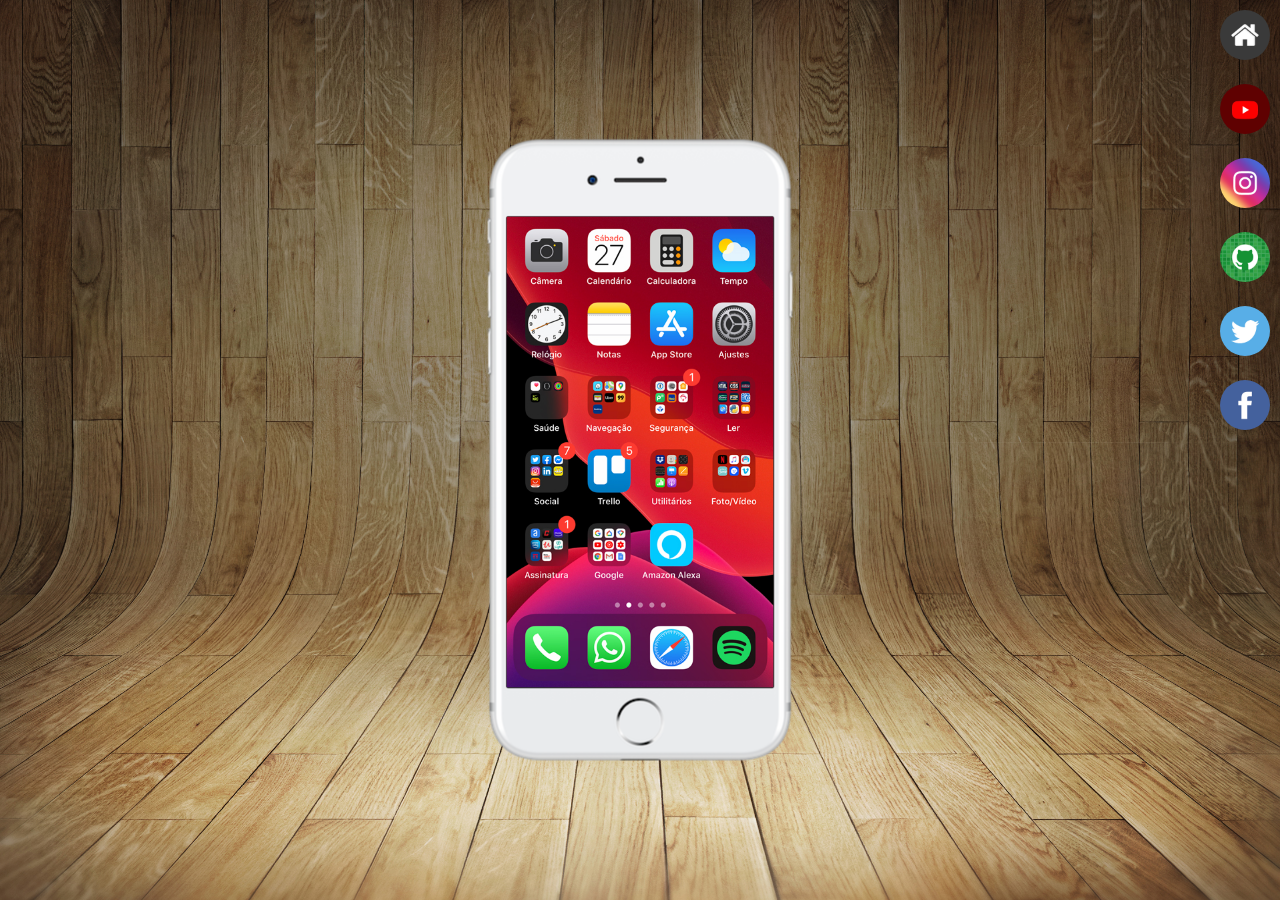
<file: index.html>
<!DOCTYPE html>
<html lang="pt-br">
<head>
    <meta charset="UTF-8">
    <meta name="viewport" content="width=device-width, initial-scale=1.0">
    <title>Projeto Redes Socias</title>
    <link rel="stylesheet" href="style.css">
    <link rel="stylesheet icon" href="favicon.ico" type="image/x-icon">
</head>
<body>
    <main>
        <section id="telefone">
            <iframe src="home.html" name="tela" id="tela" frameborder="0"></iframe>
            

        </section>
        <section id="redes-sociais">
            <a href="home.html" target="tela"><img src="imagens/logo-home.jpg" alt="Home"></a> <br>
            <a href="youtube.html" target="tela"><img src="imagens/logo-youtube.jpg" alt="Youtube"></a> <br>
            <a href="instagram.html" target="tela"><img src="imagens/logo-instagram.jpg" alt="Instagram"></a> <br>
            <a href="github.html" target="tela"><img src="imagens/logo-github.jpg" alt="GitHub"></a> <br>
            <a href="twitter.html" target="tela"><img src="imagens/logo-twitter.jpg" alt="Twitter"></a> <br>
            <a href="facebook.html" target="tela"><img src="imagens/logo-facebook.jpg" alt="Facebook"></a> 

        </section>
    </main>
  
</body>
</html>
</file>
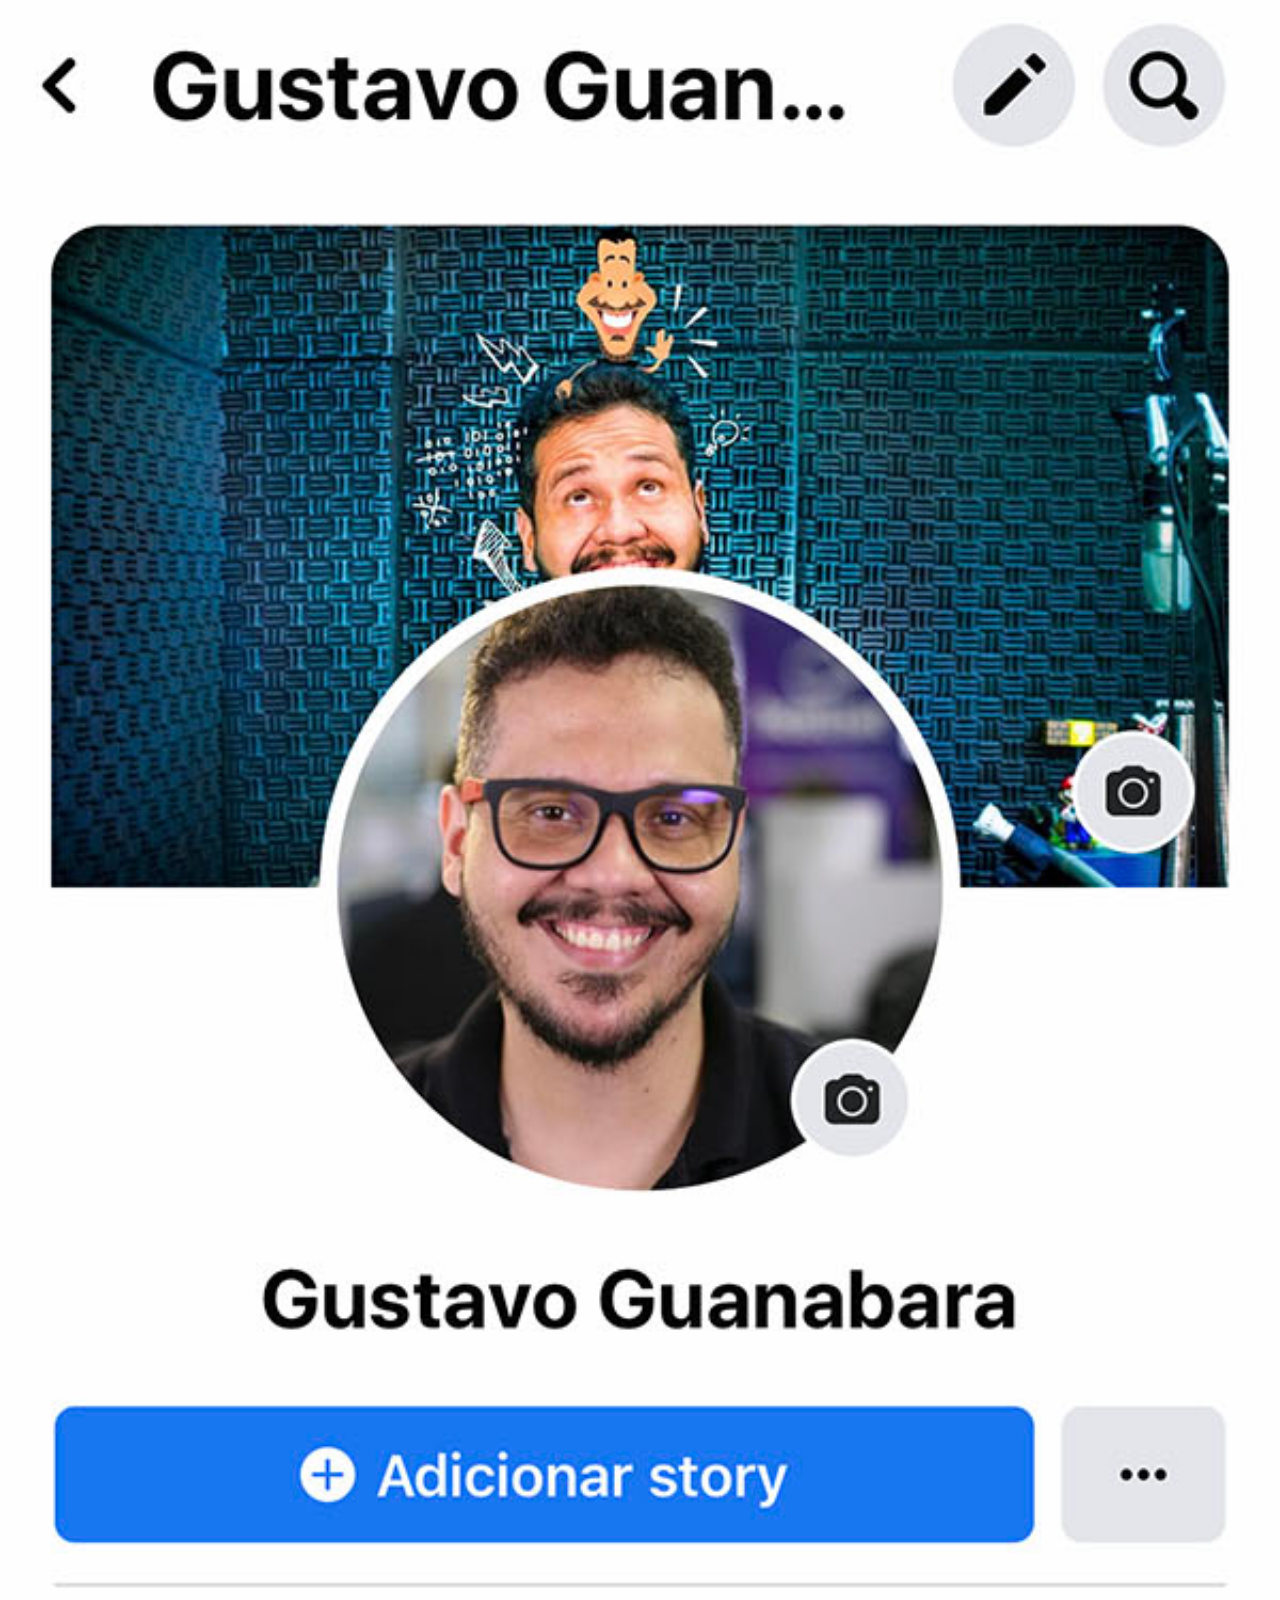
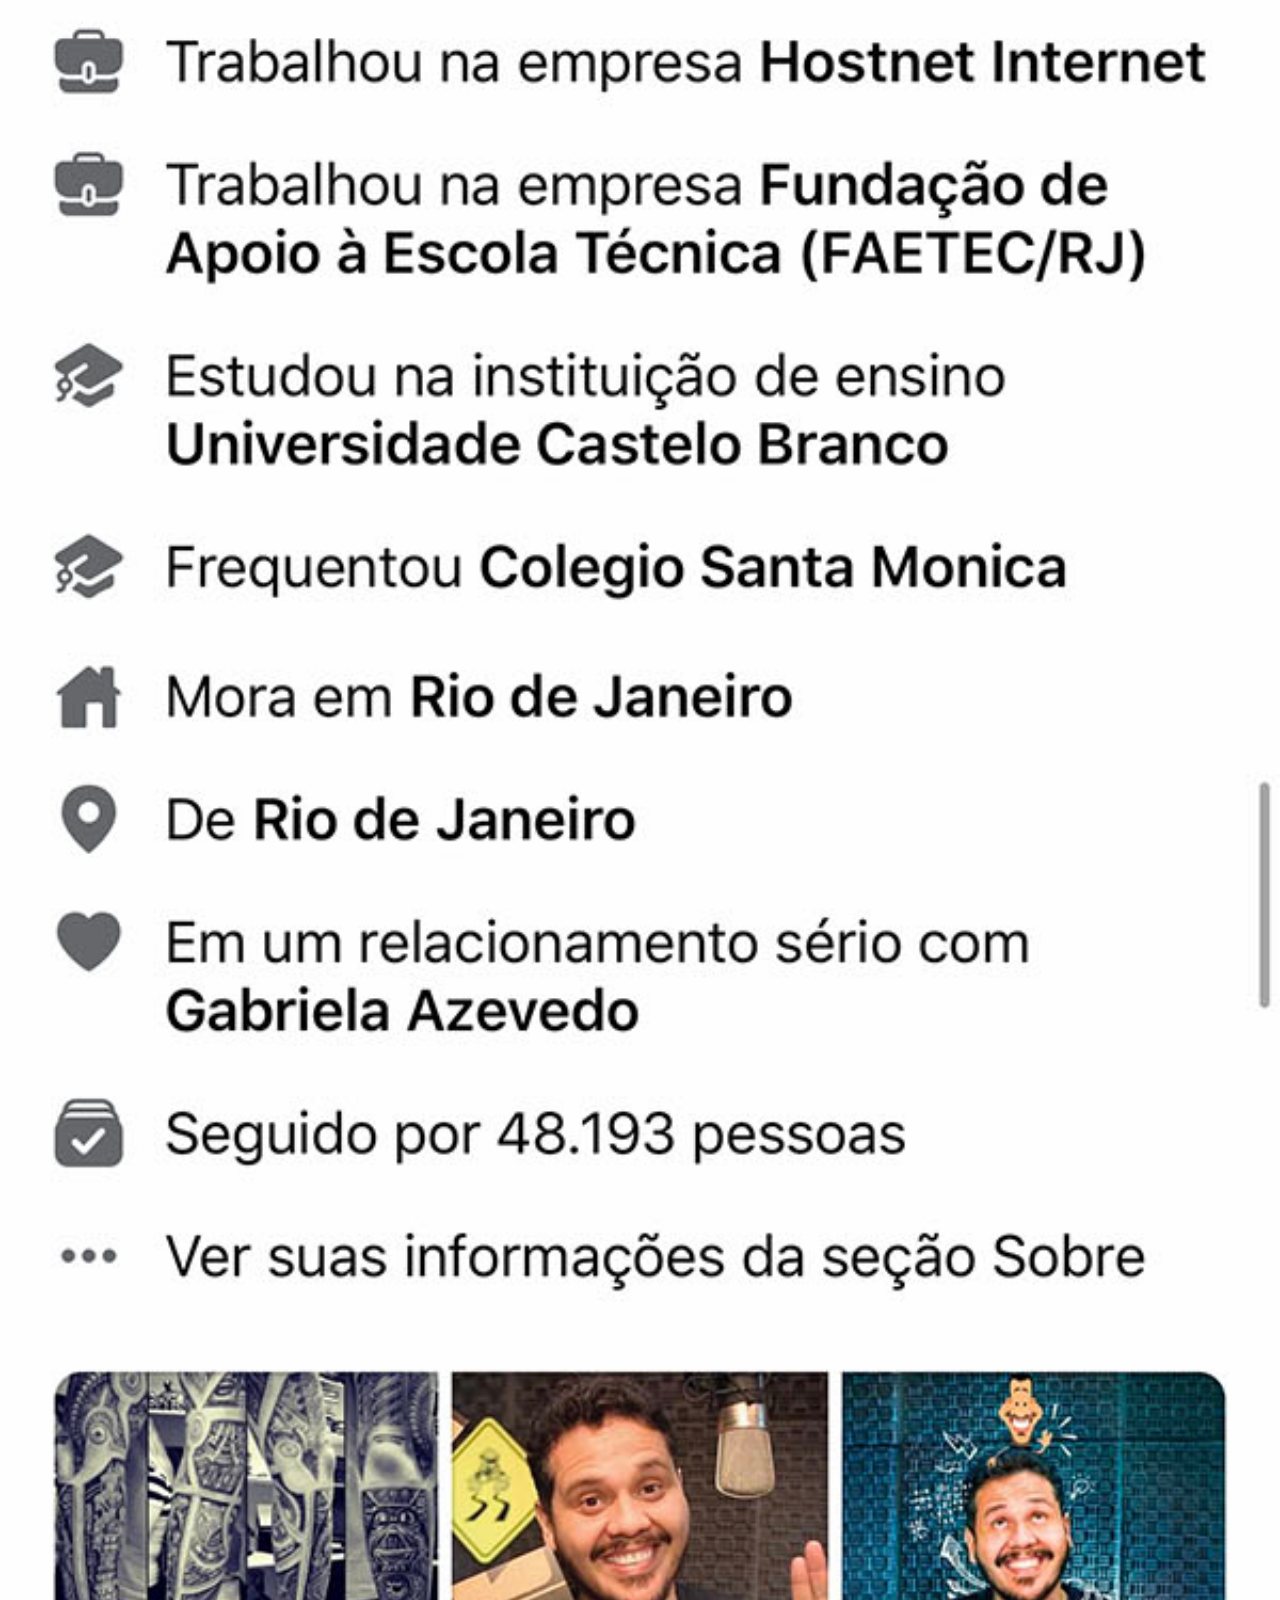
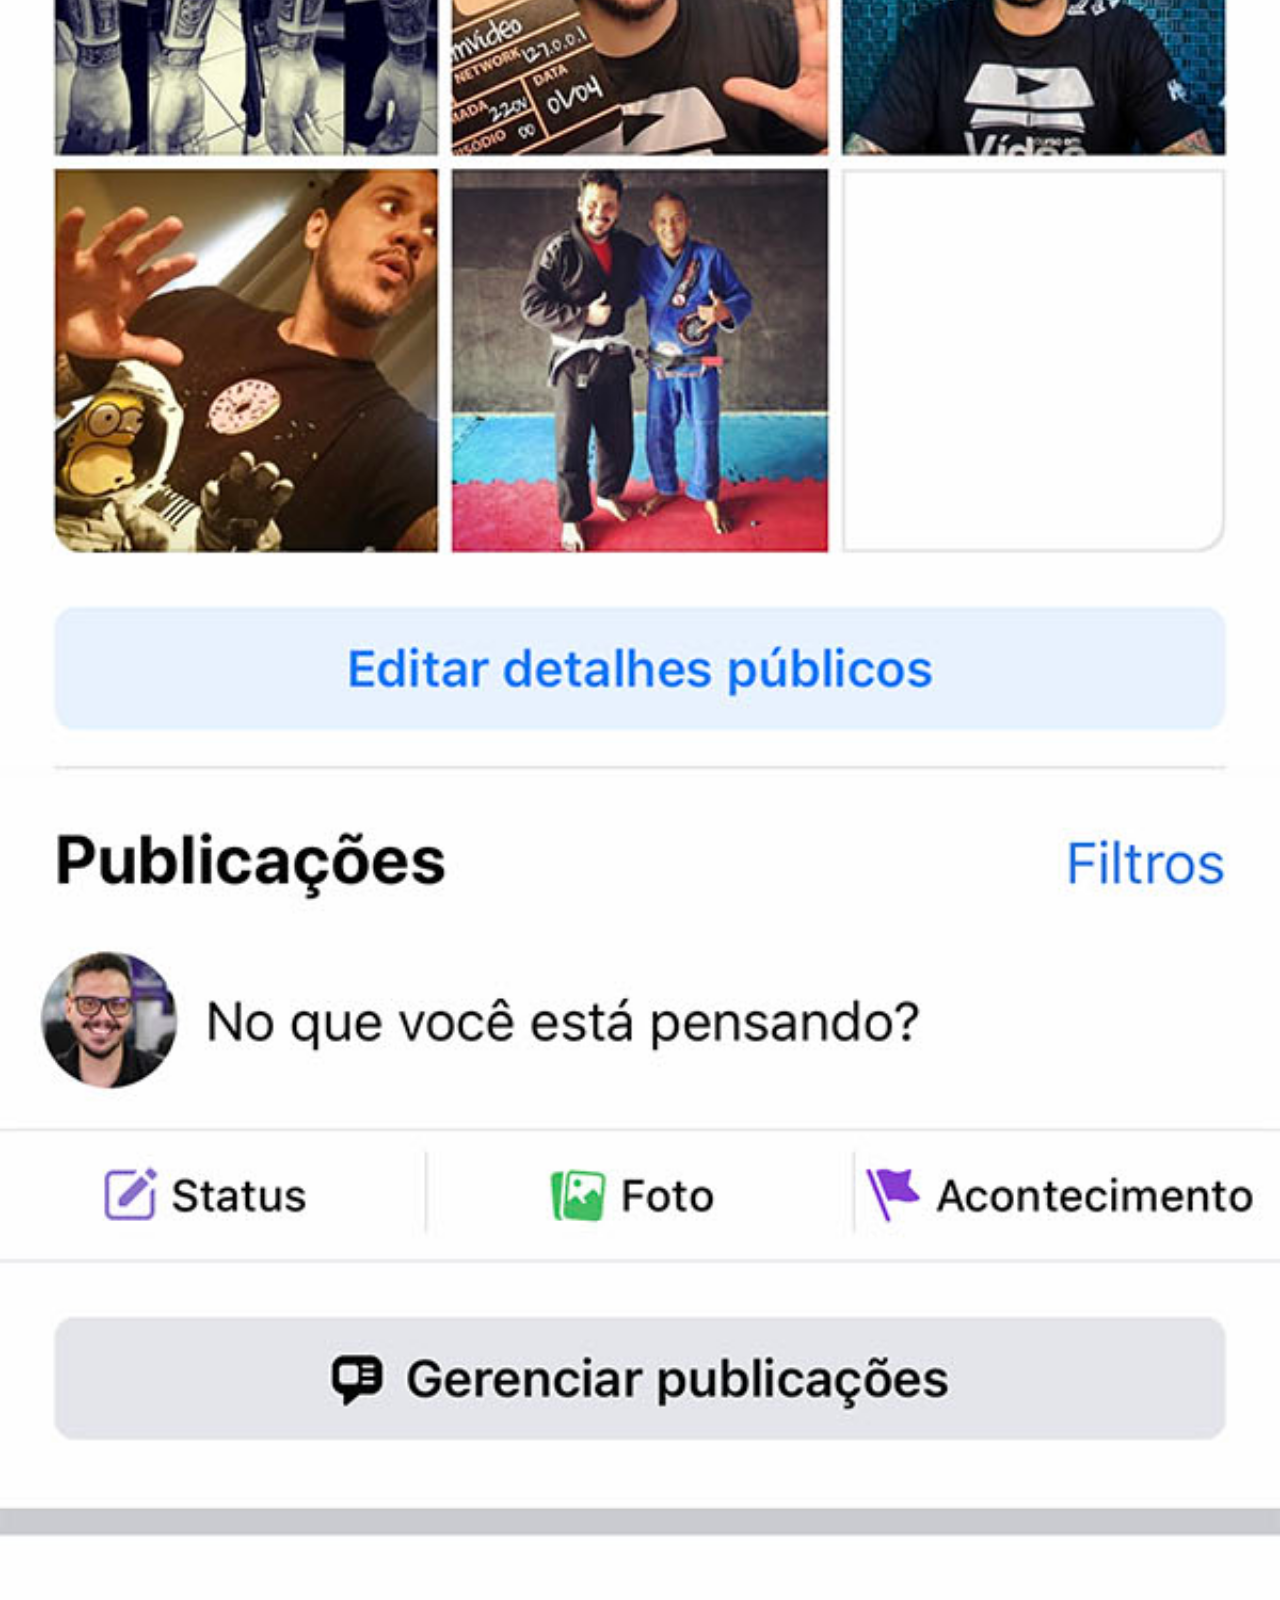
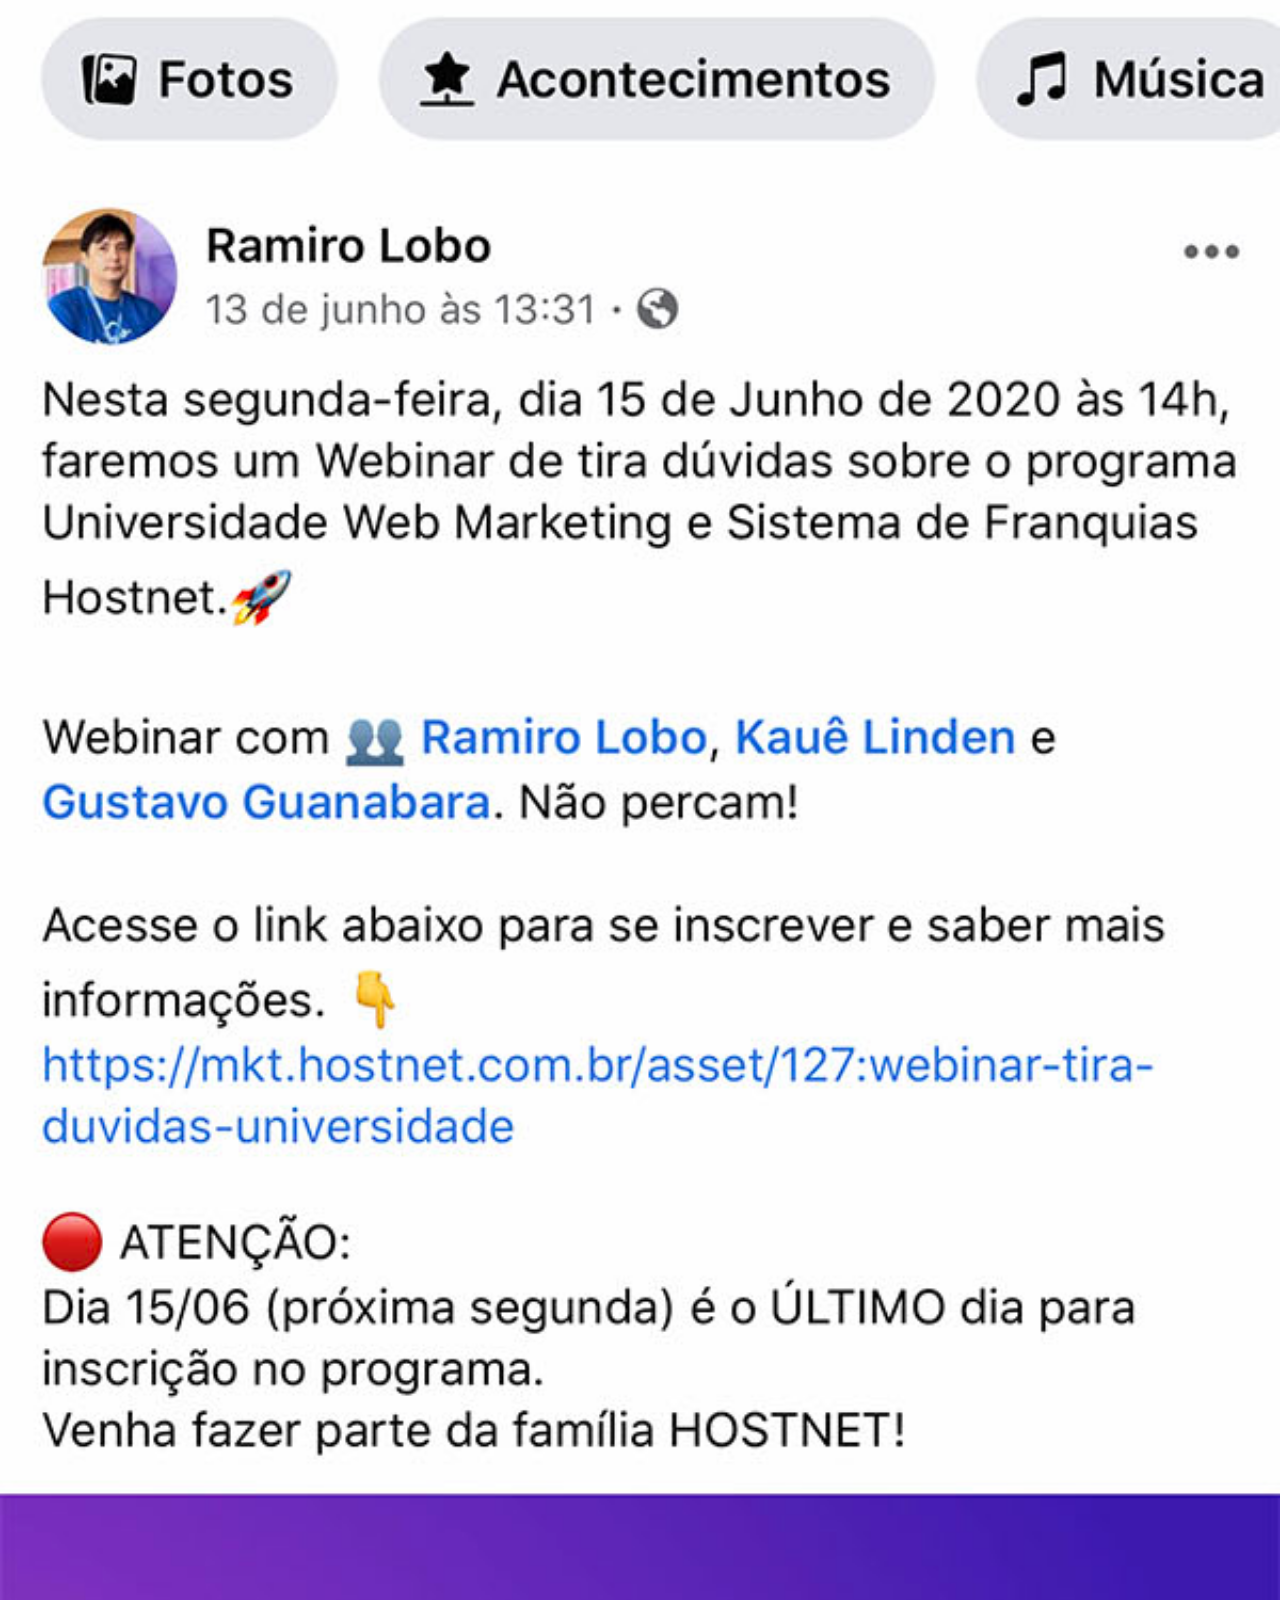
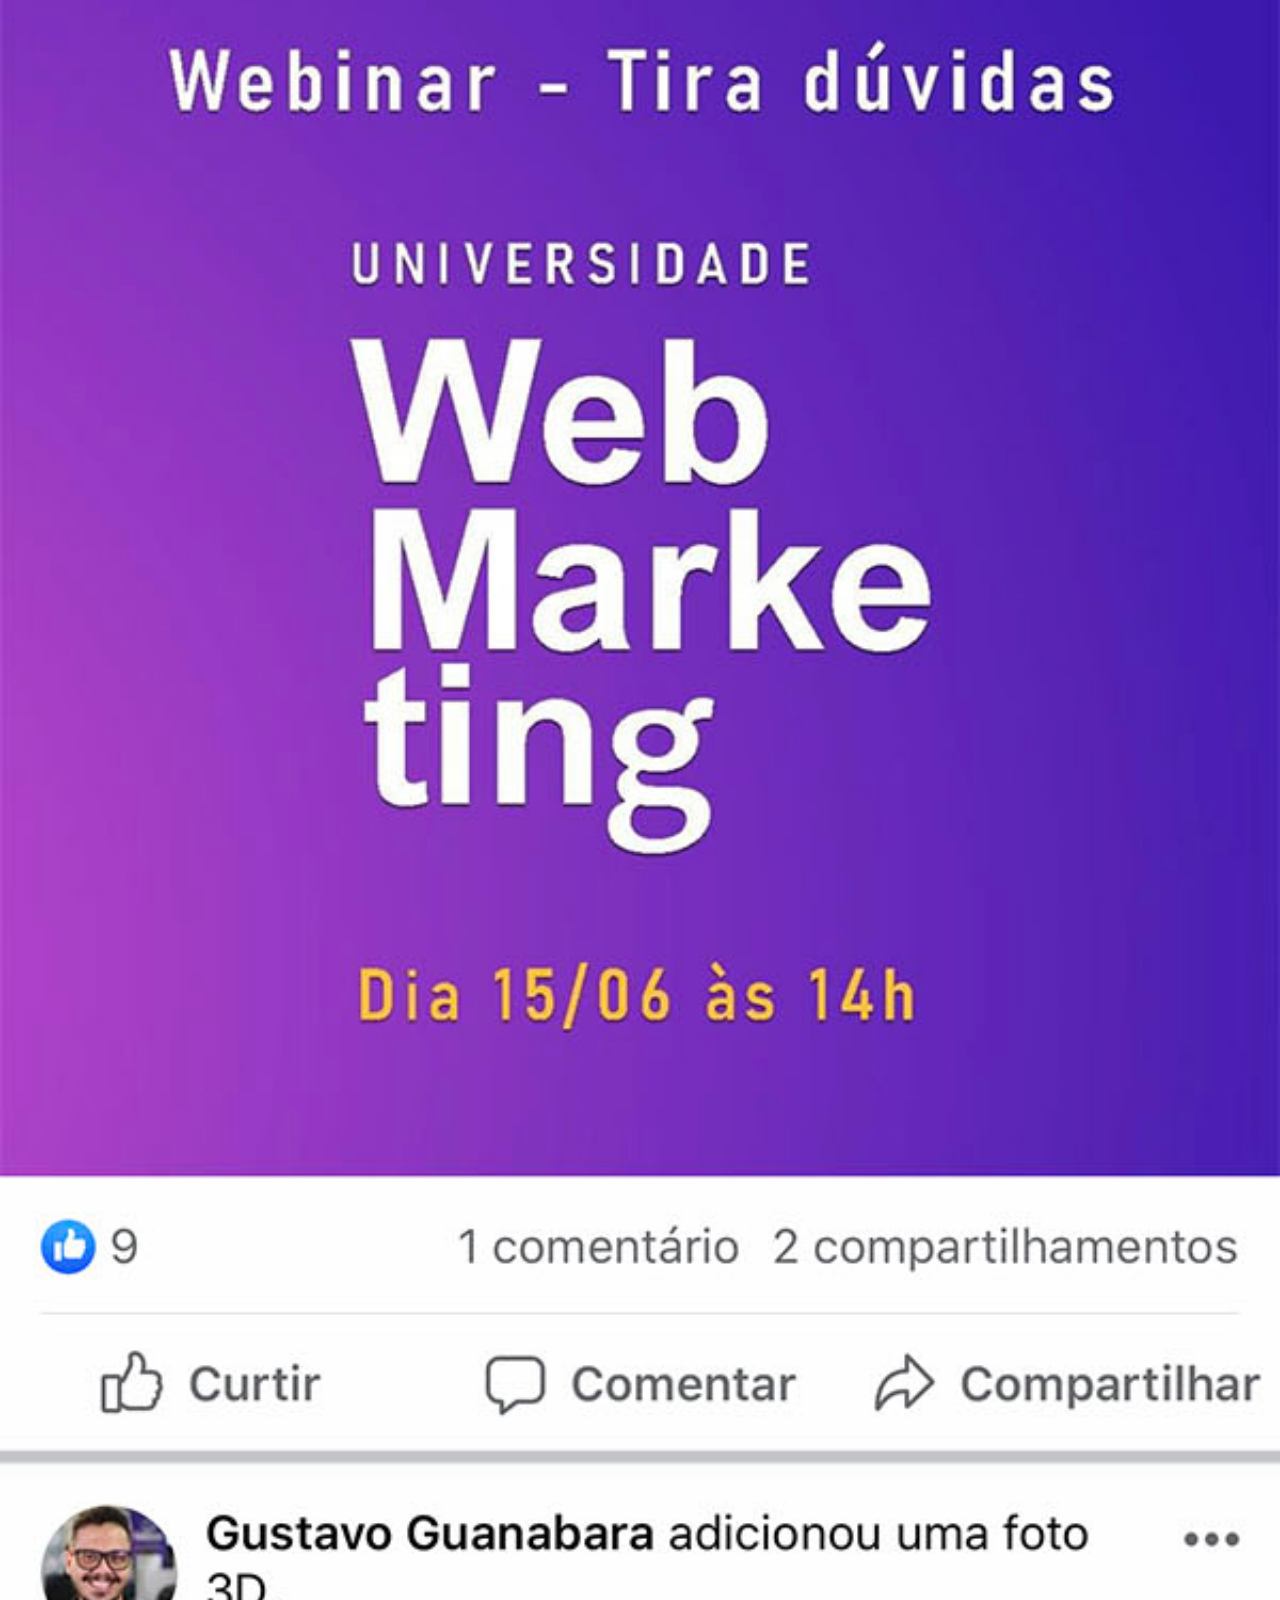
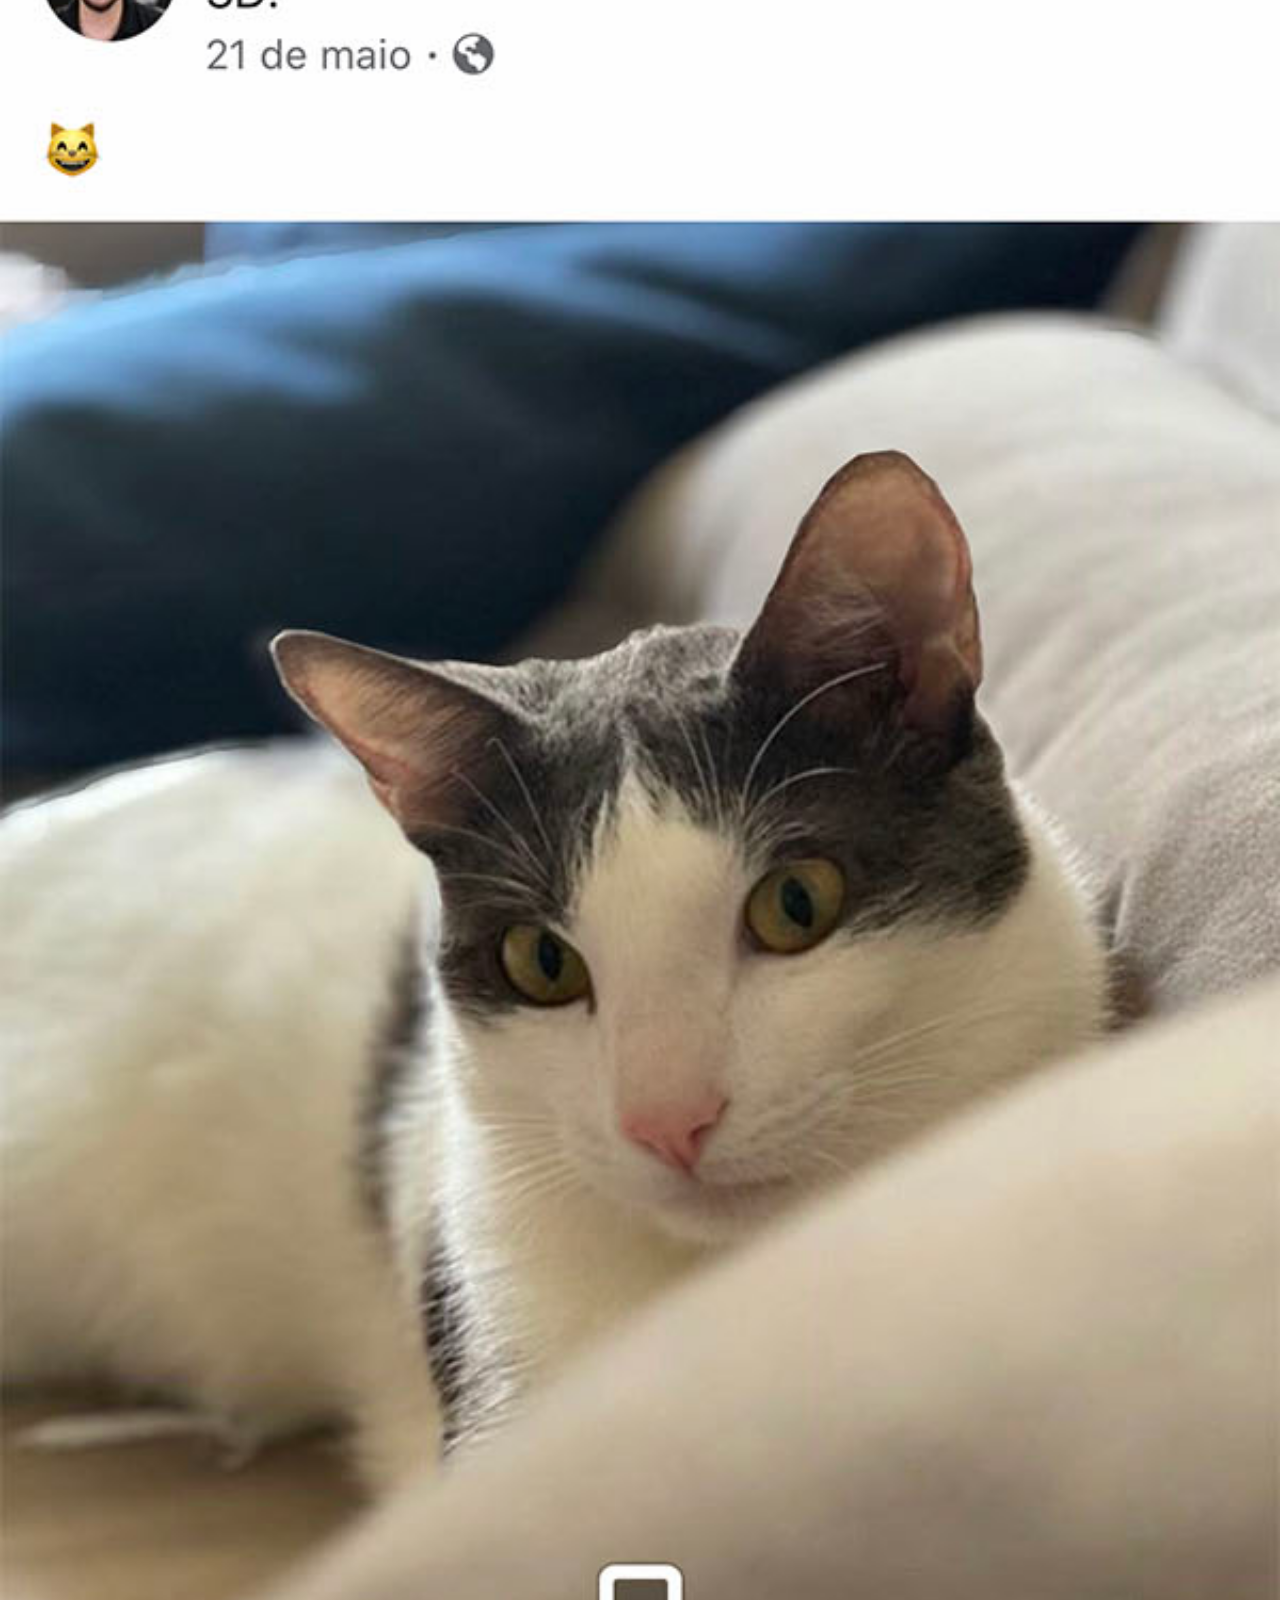
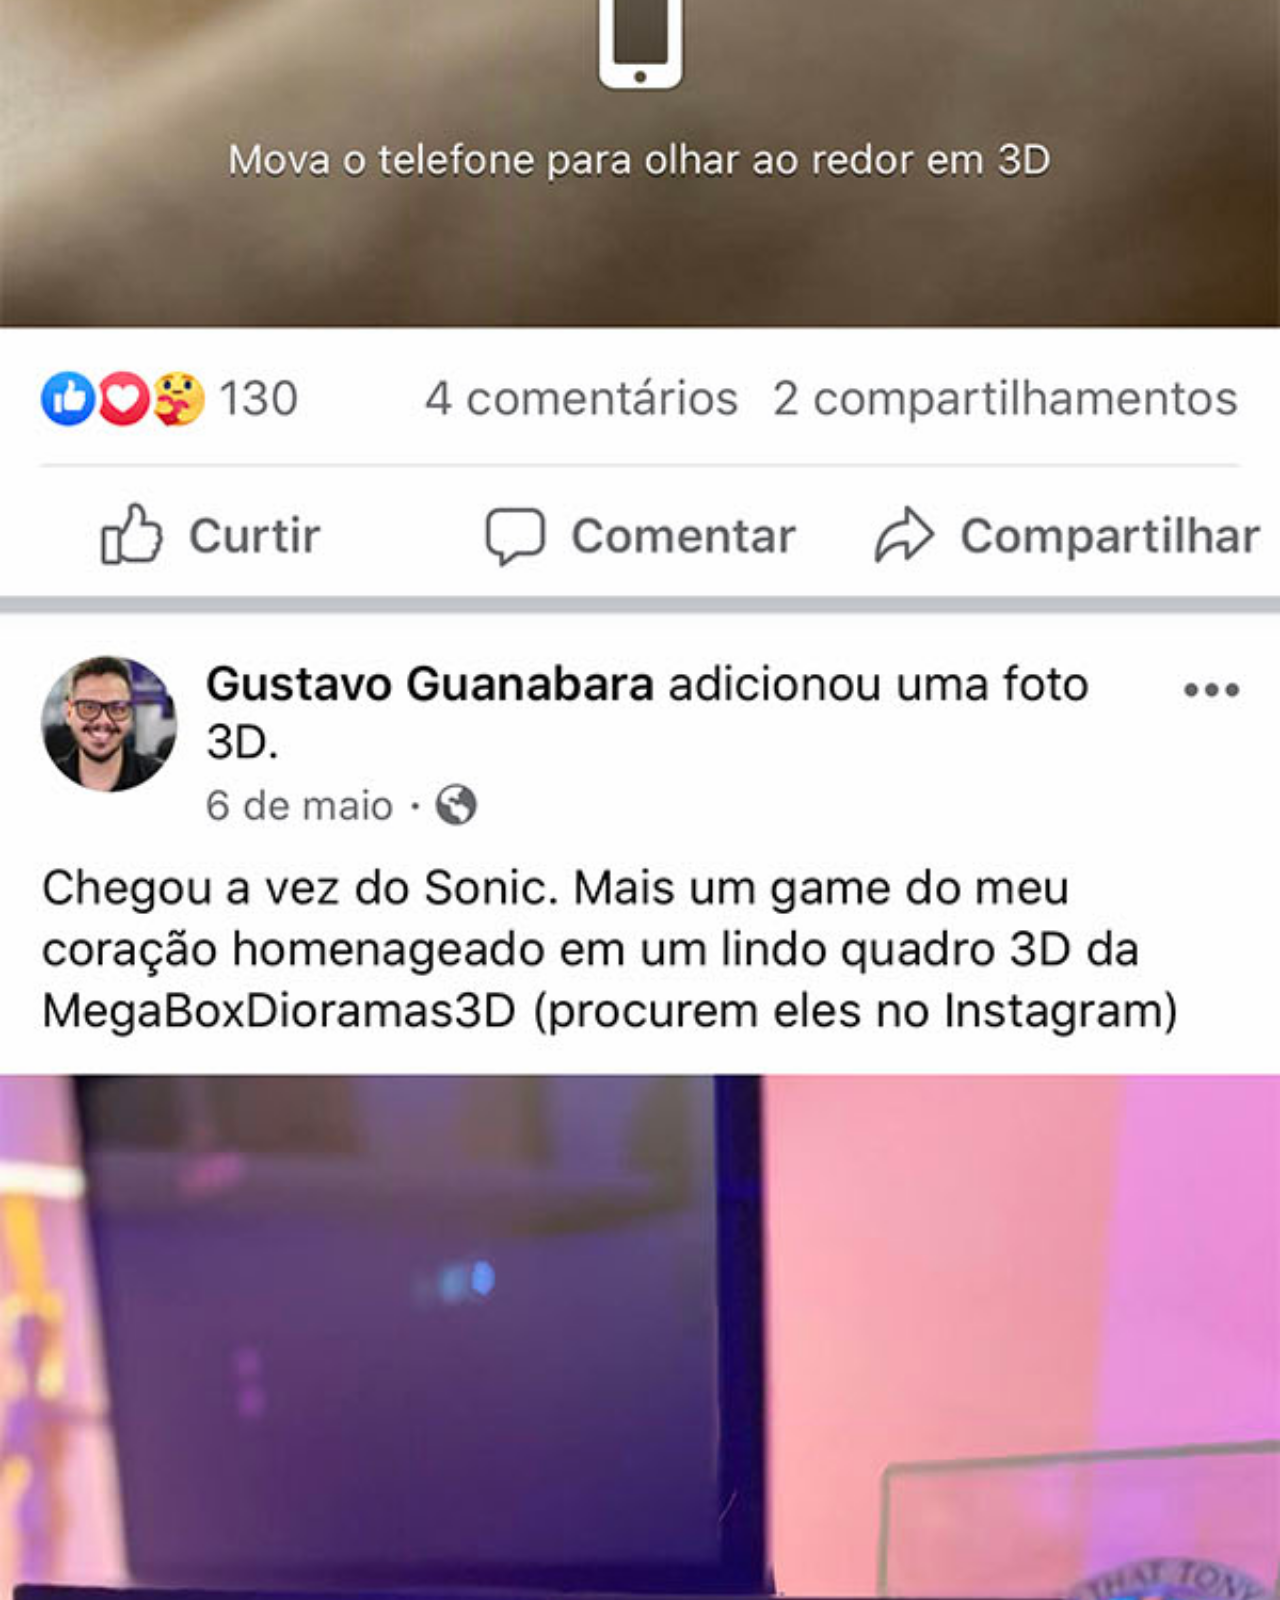
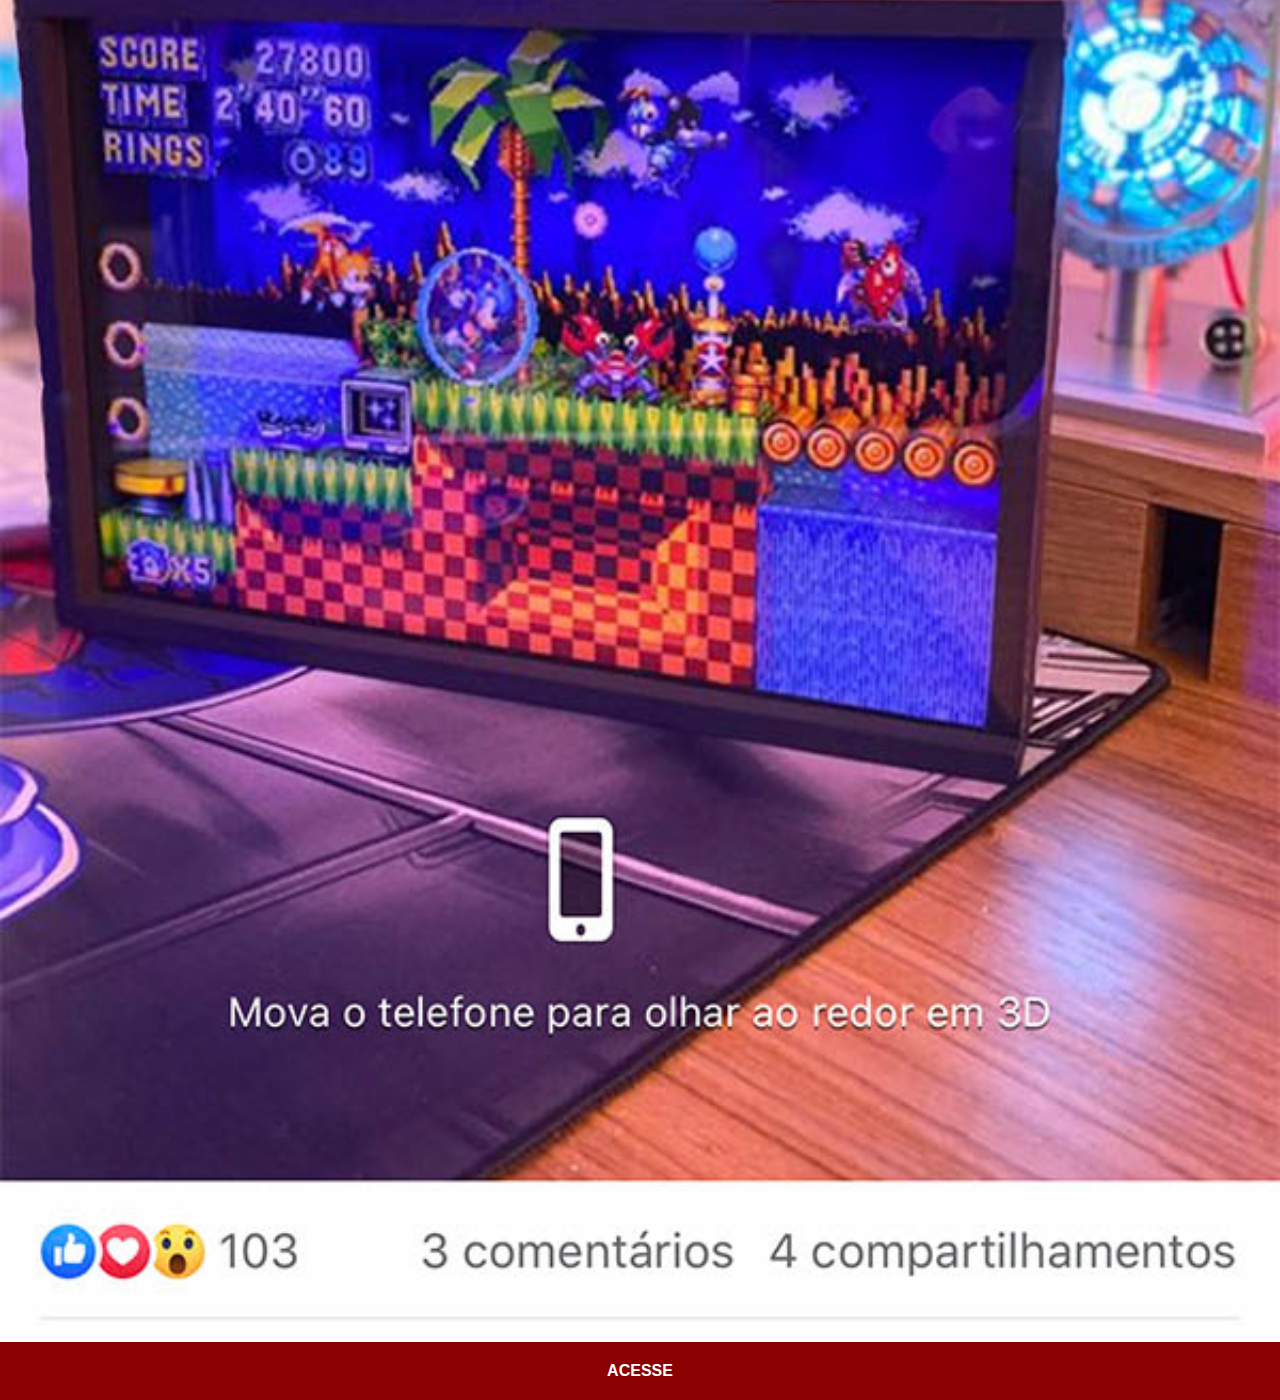
<file: facebook.html>
<!DOCTYPE html>
<html lang="pt-br">
<head>
    <meta charset="UTF-8">
    <meta name="viewport" content="width=device-width, initial-scale=1.0">
    <title>Facebook</title>
    <link rel="stylesheet" href="estilo/social.css">
</head>
<body>
    <img src="imagens/tela-facebook.jpg" alt="Imagem Facebook">
    <a href="https://pt-br.facebook.com/" target="_blank">ACESSE</a>
</body>
</html>
</file>
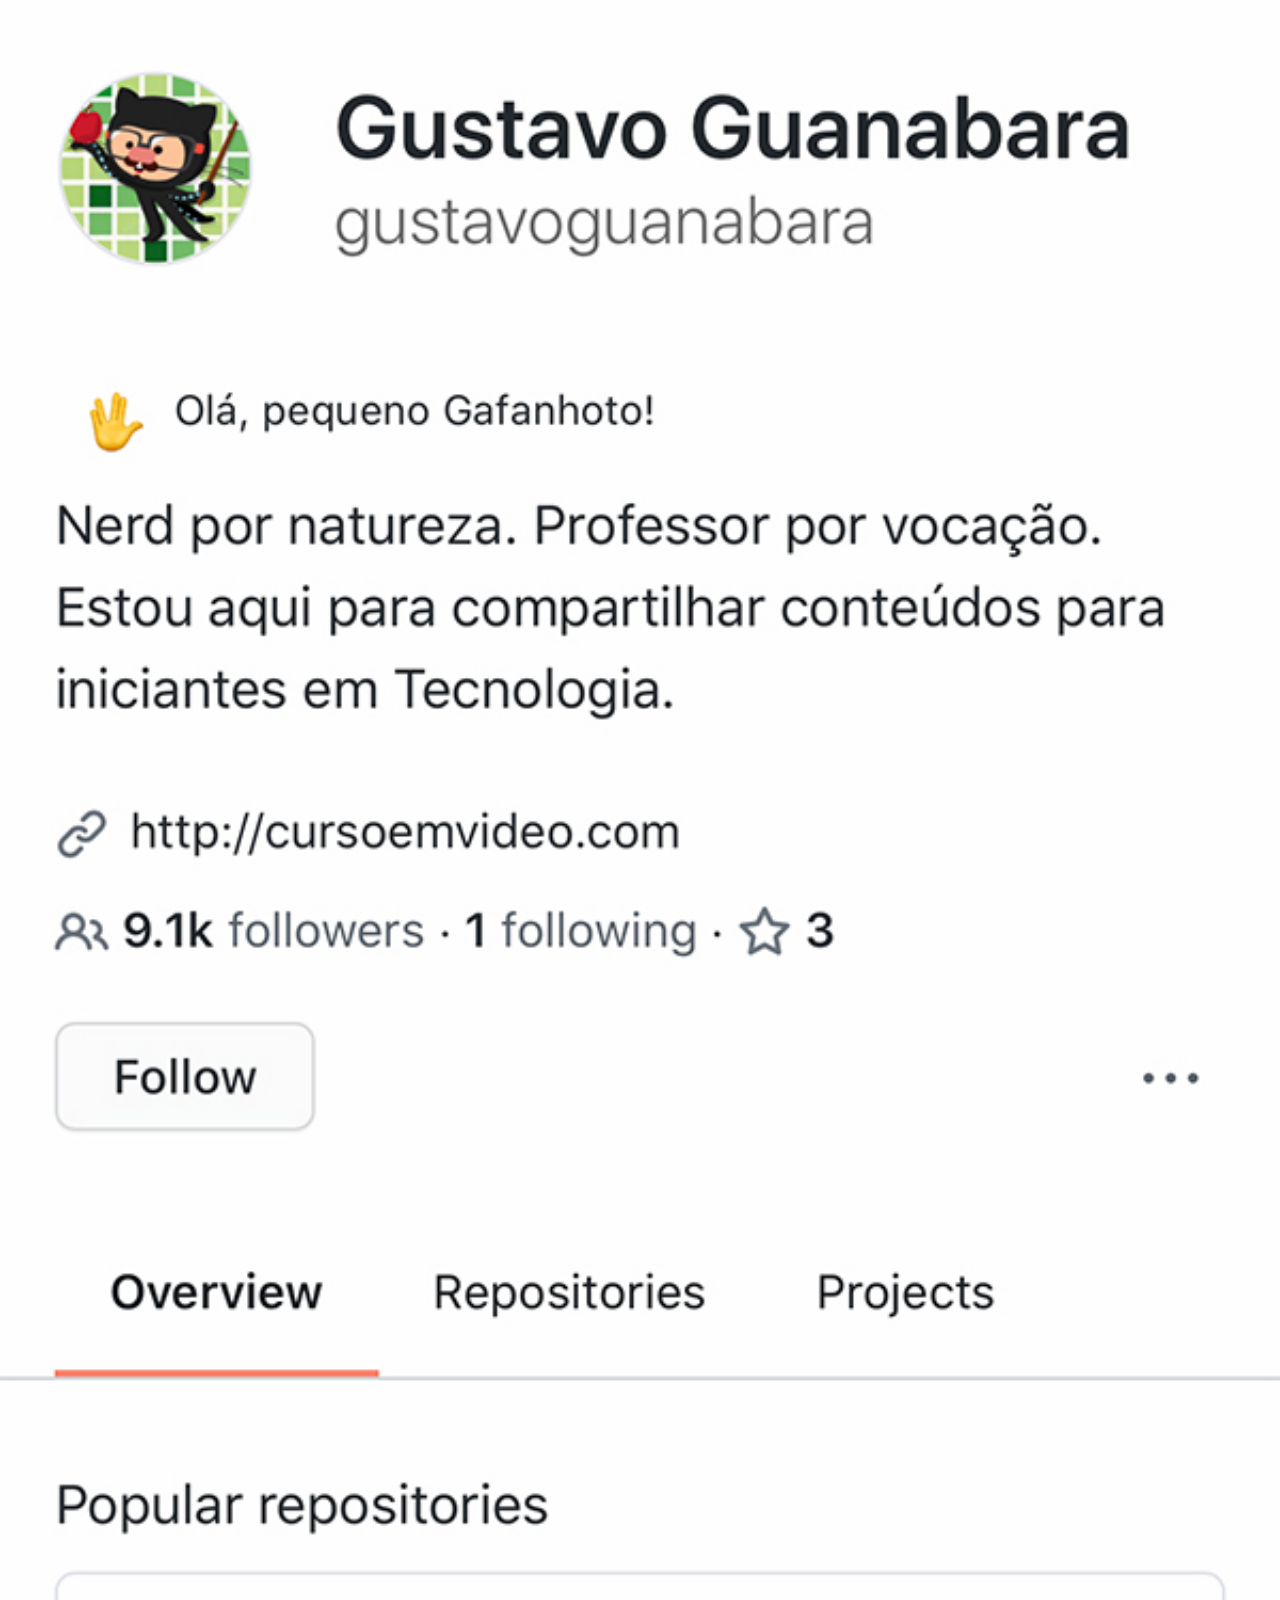
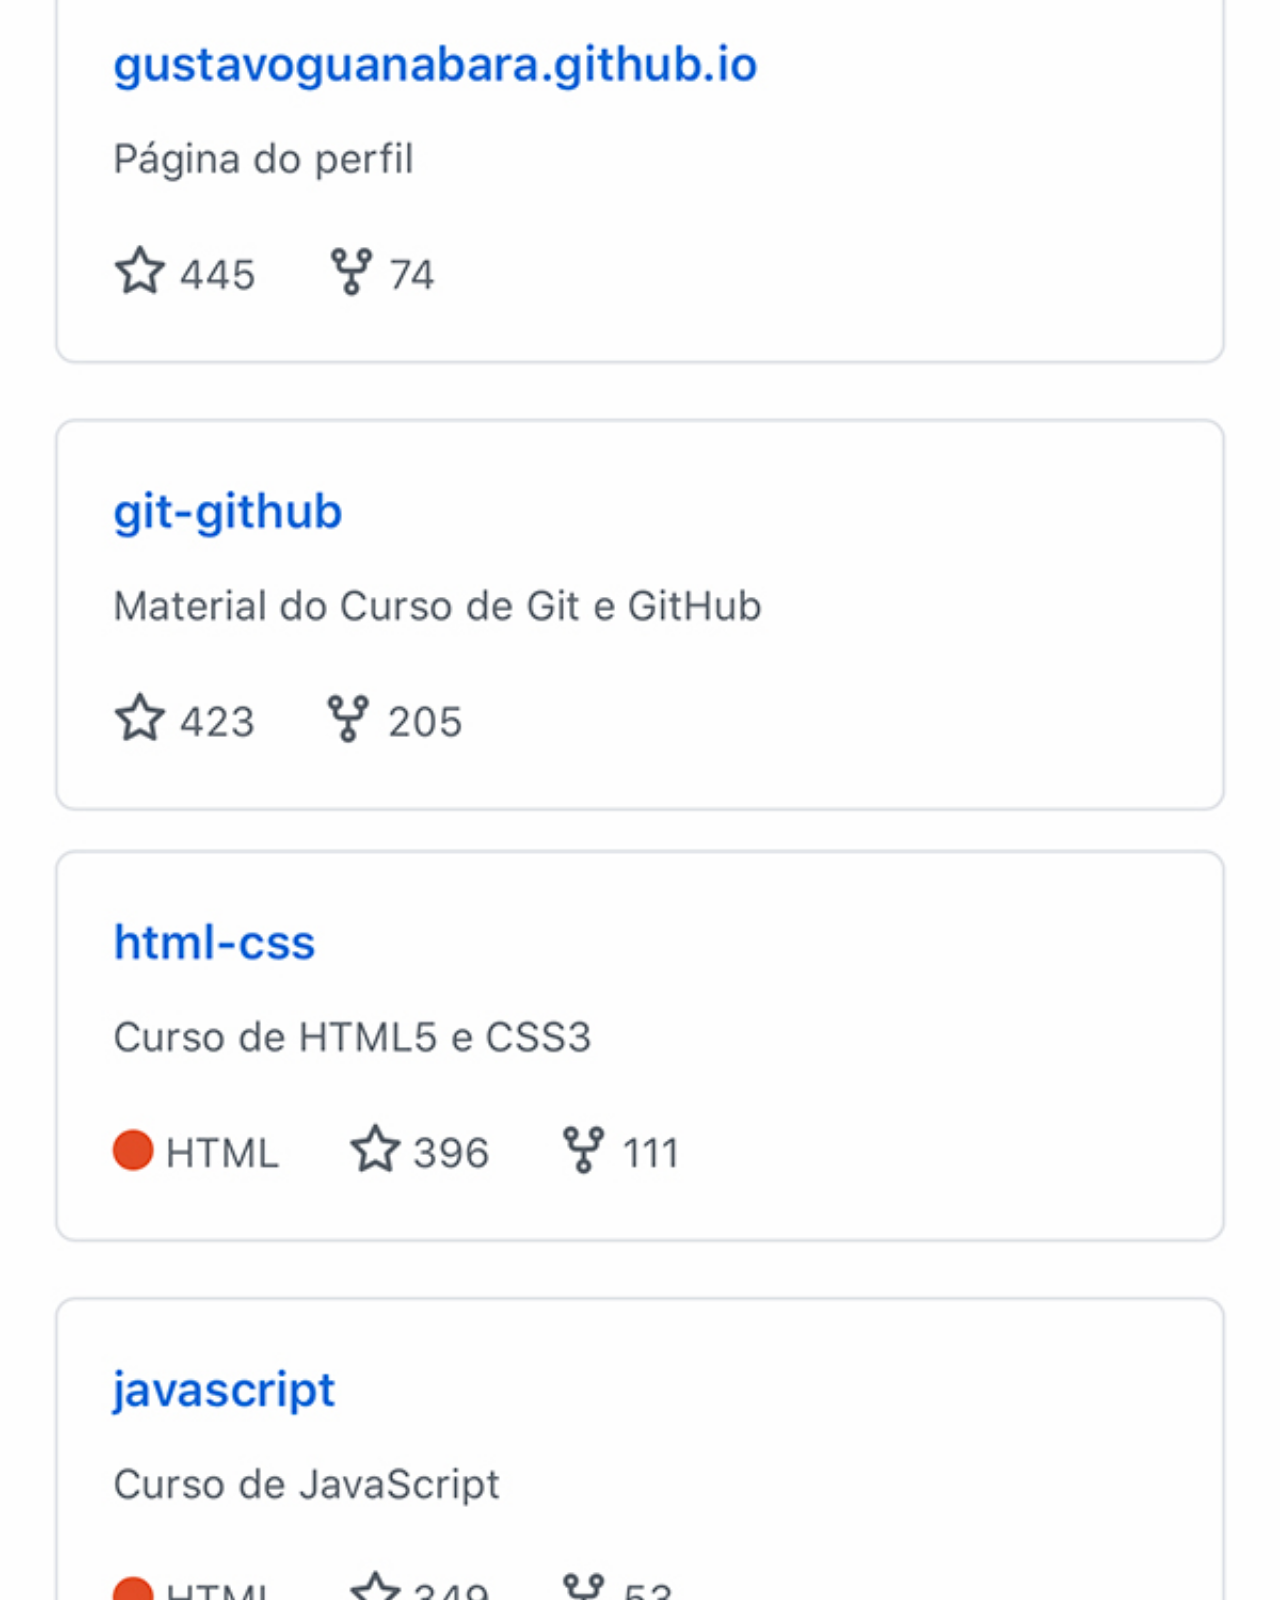
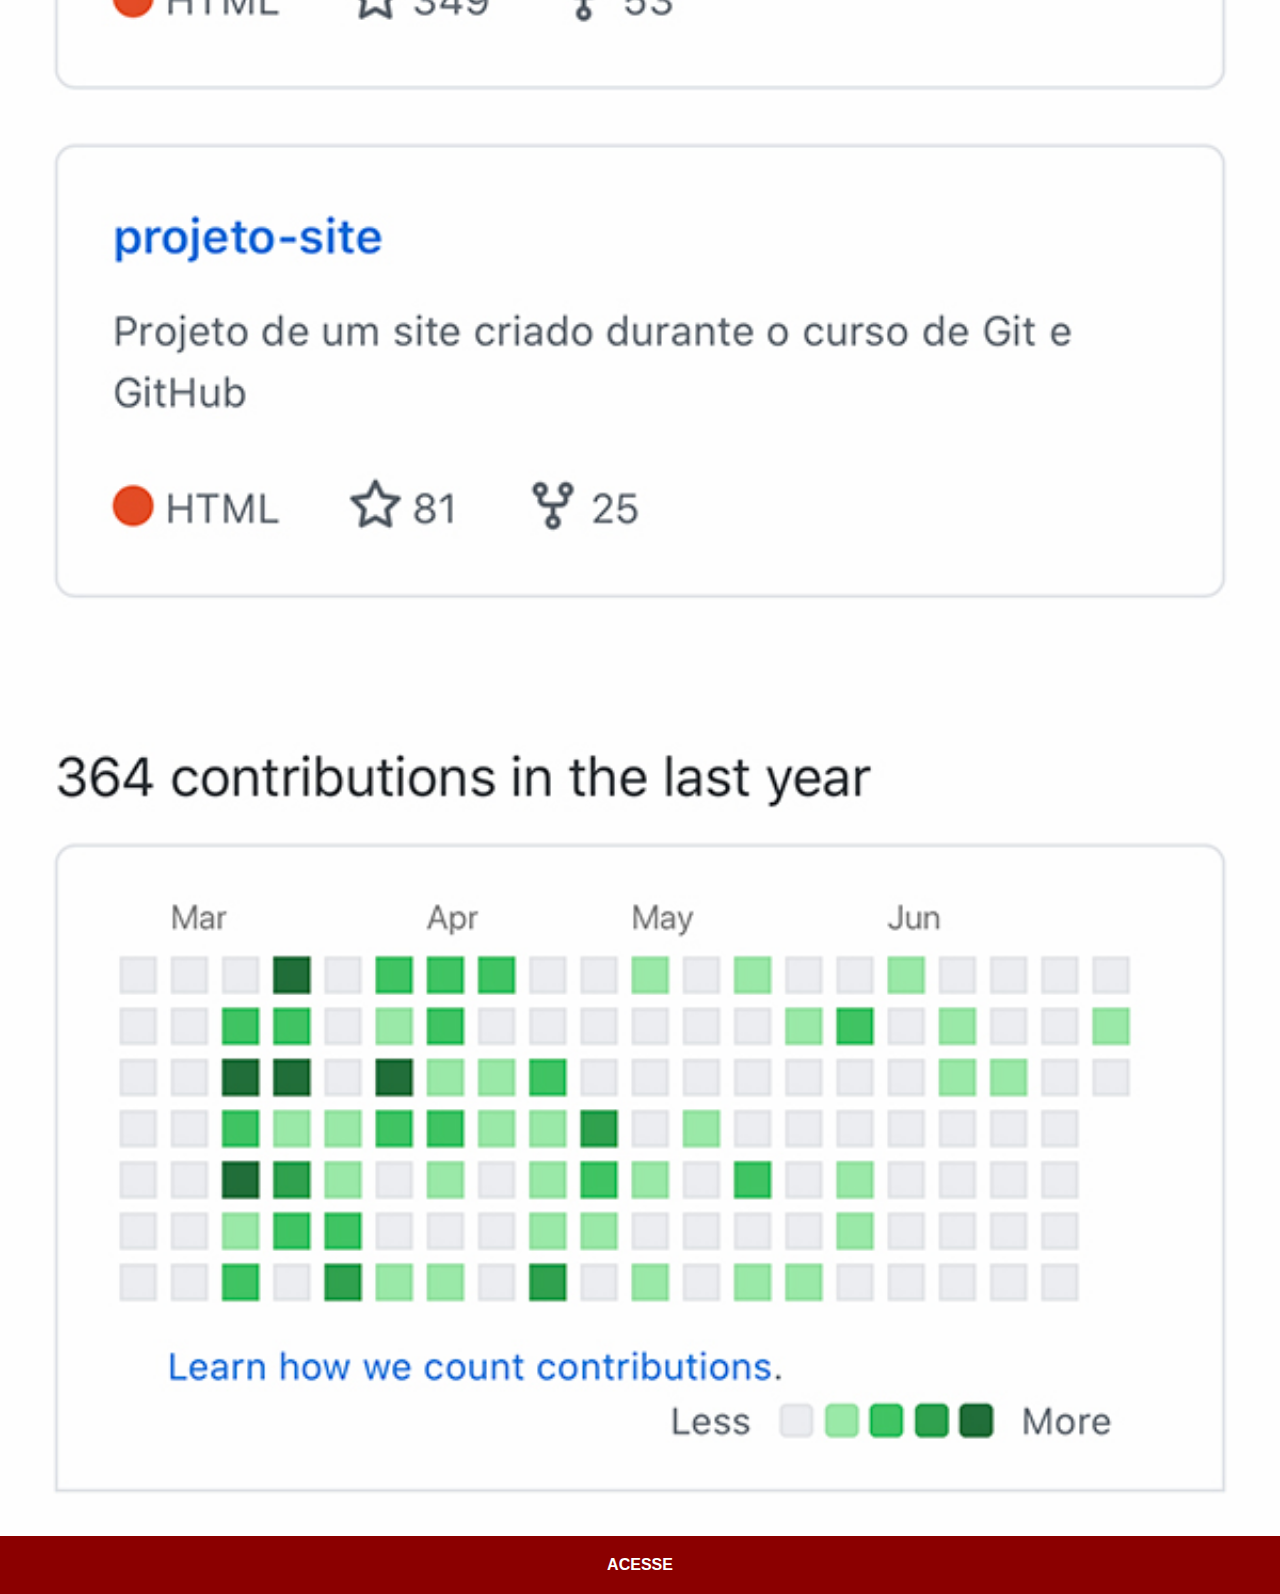
<file: github.html>
<!DOCTYPE html>
<html lang="pt-br">
<head>
    <meta charset="UTF-8">
    <meta name="viewport" content="width=device-width, initial-scale=1.0">
    <title>Github</title>
    <link rel="stylesheet" href="estilo/social.css">
</head>
<body>
    <img src="imagens/tela-github.jpg" alt="Github">
    <a href="https://github.com/gustavoguanabara" target="_blank">ACESSE</a>
</body>
</html>
</file>
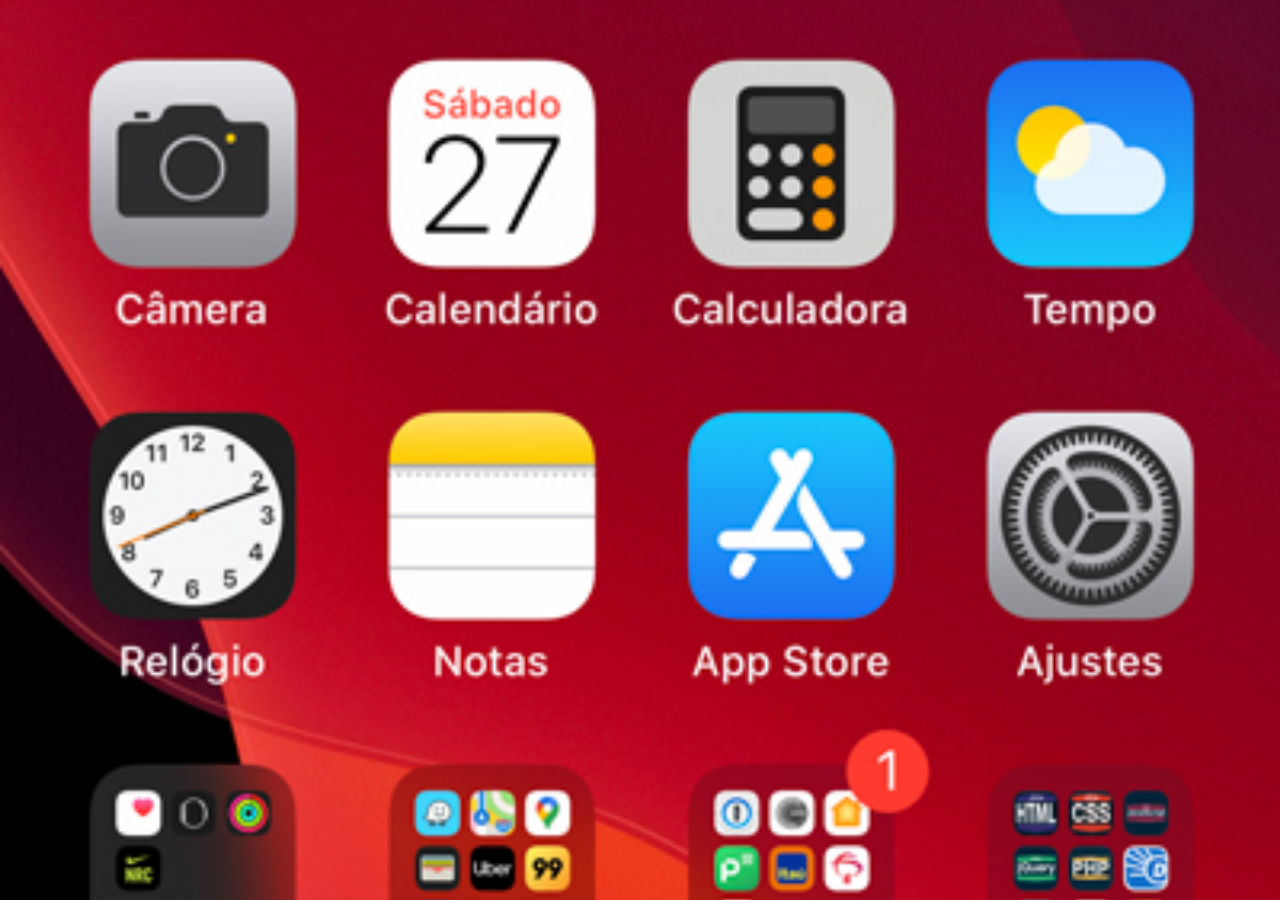
<file: home.html>
<!DOCTYPE html>
<html lang="pt-br">
<head>
    <meta charset="UTF-8">
    <meta name="viewport" content="width=device-width, initial-scale=1.0">
    <title>Home</title>
    <style>
        *{
            margin: 0px;
            padding: 0px;
        }

        body{
            height: 100vh;
            width: 100vw;
            background: black url('imagens/tela-home.jpg') no-repeat top left;
            background-size: cover;
        }
    </style>
</head>
<body>
    
</body>
</html>
</file>
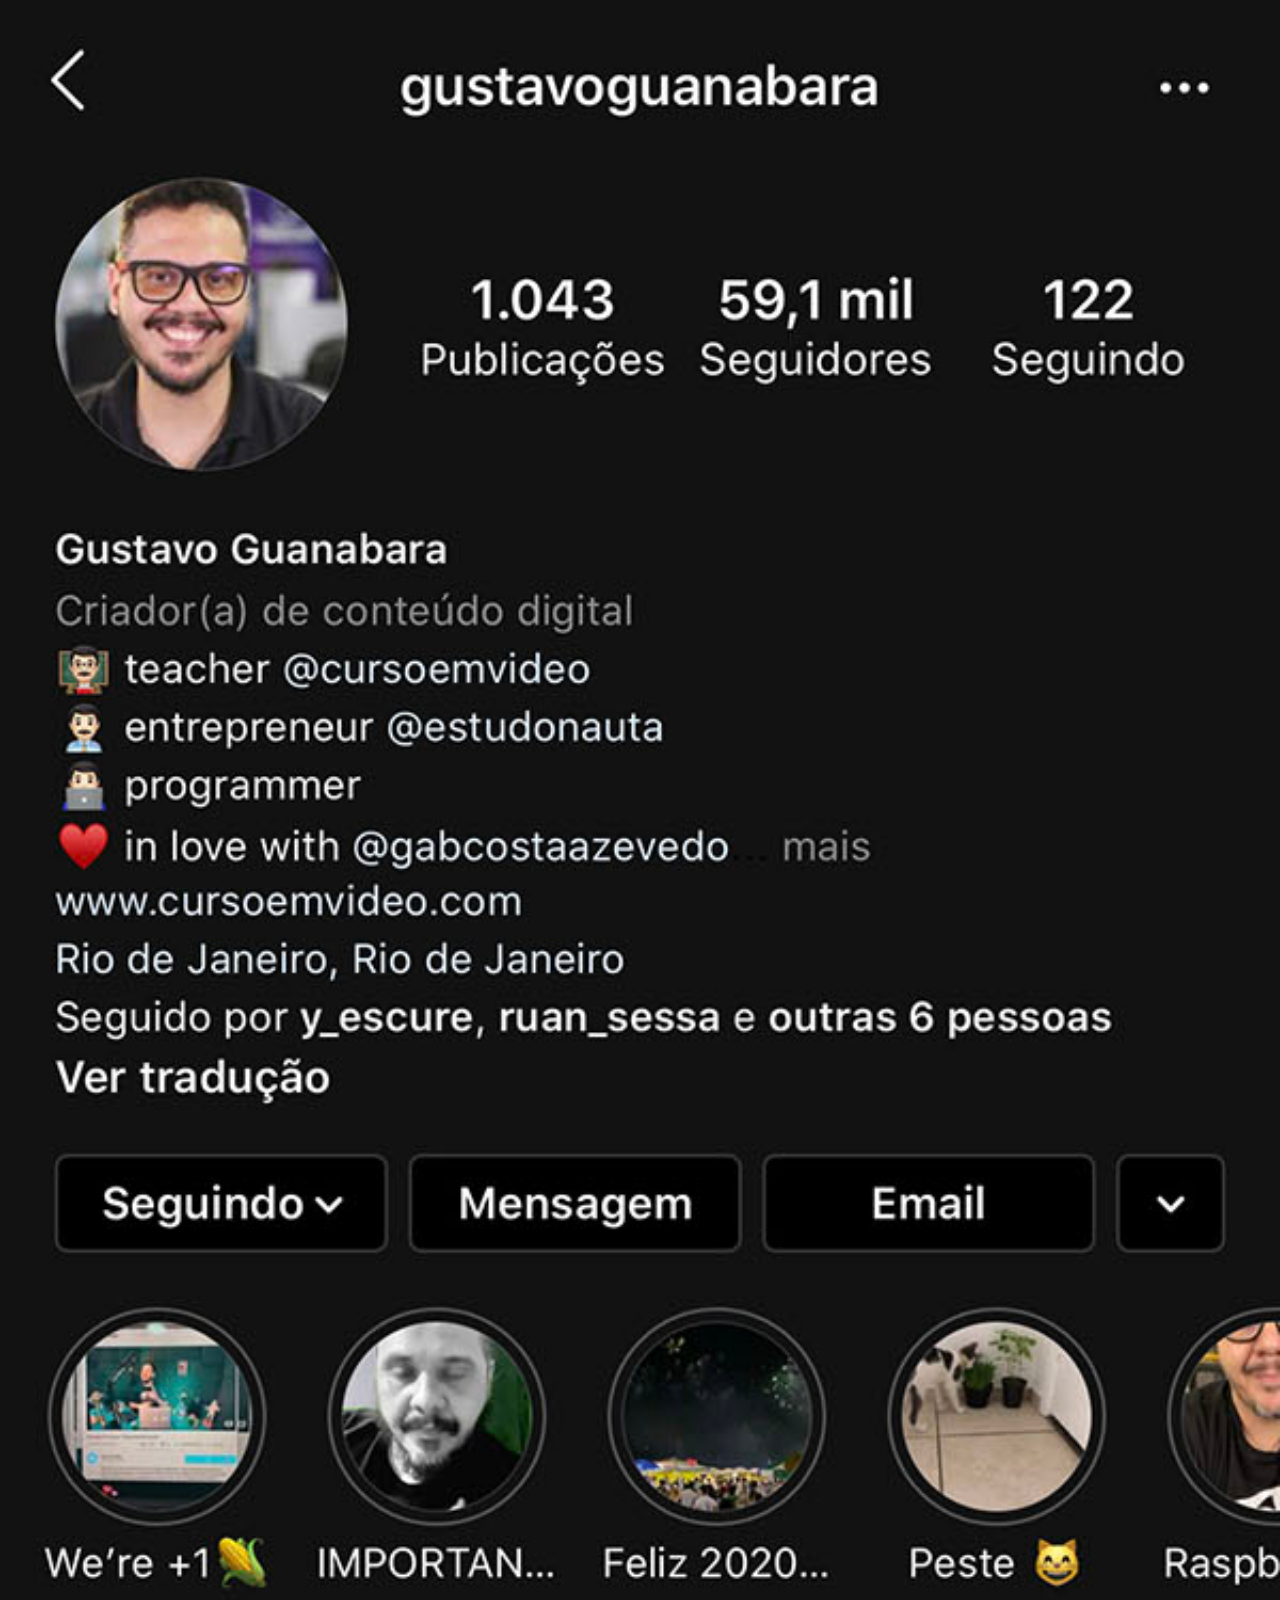
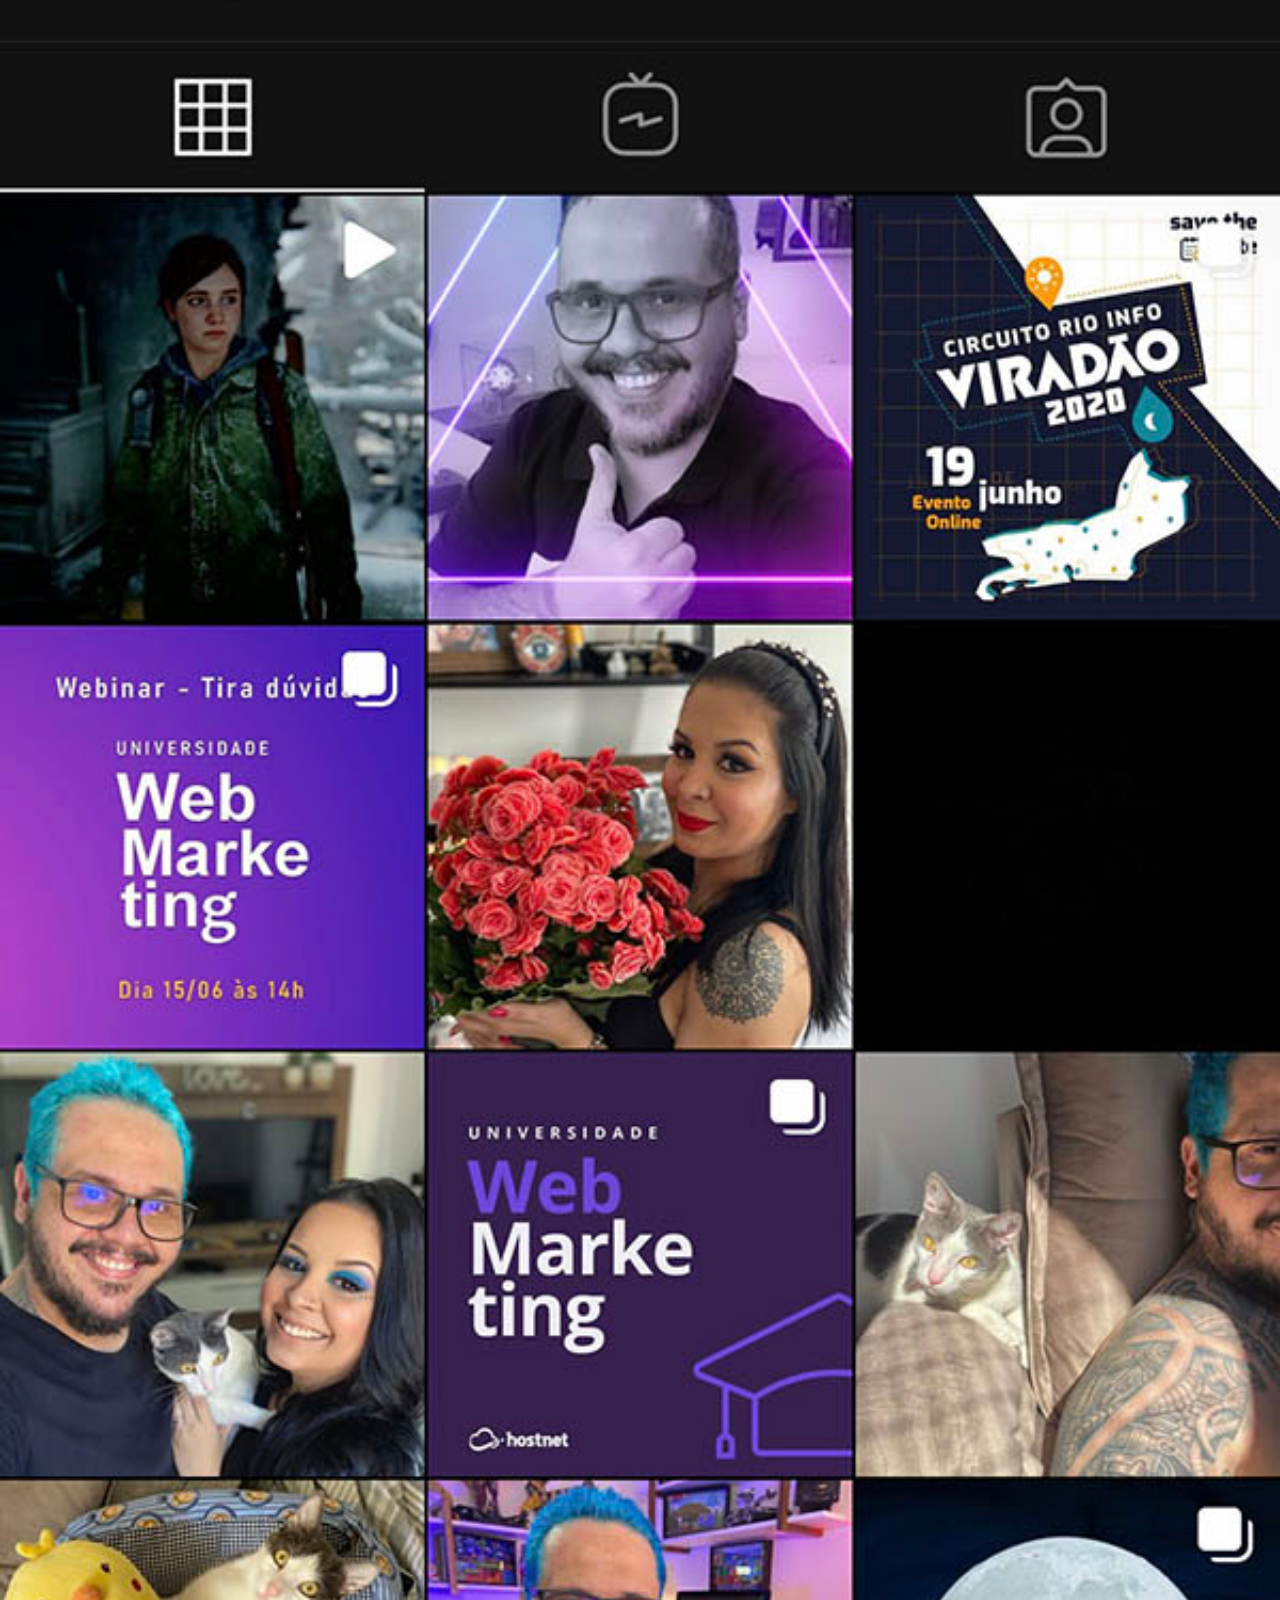
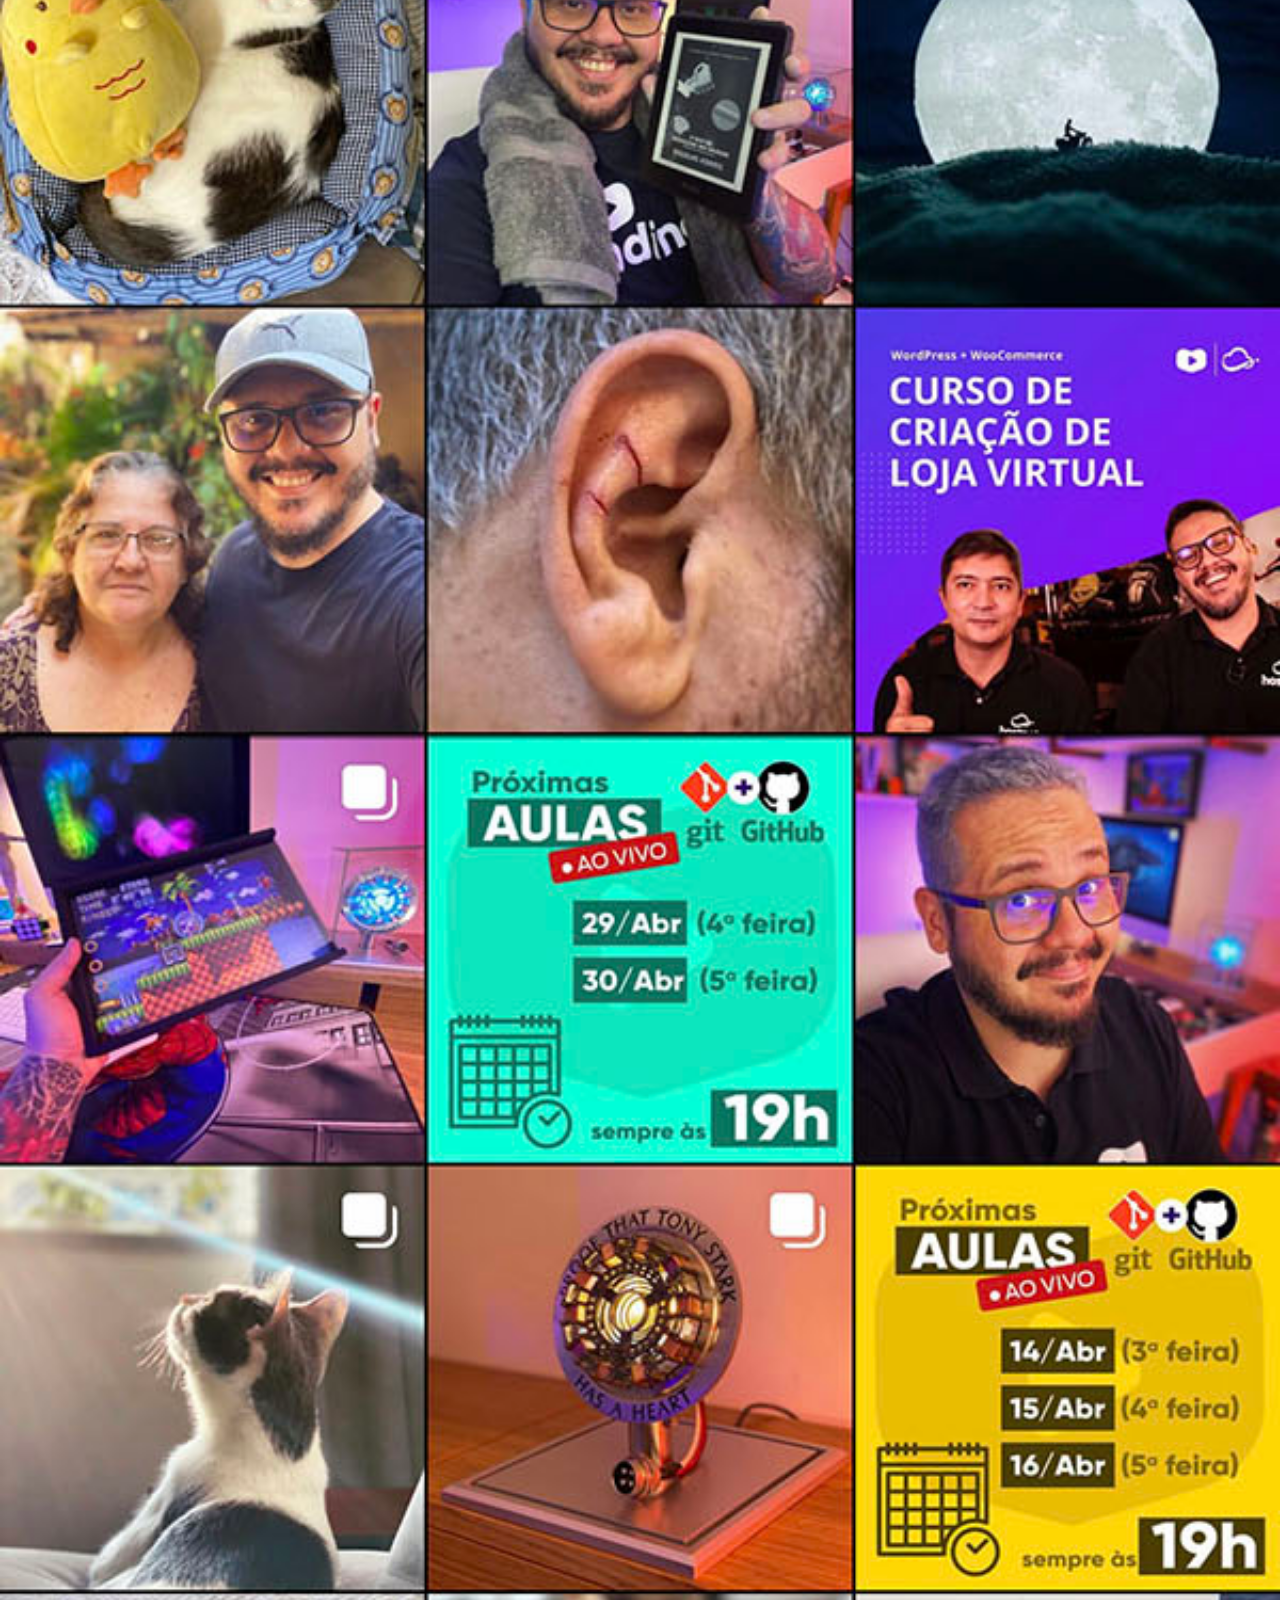
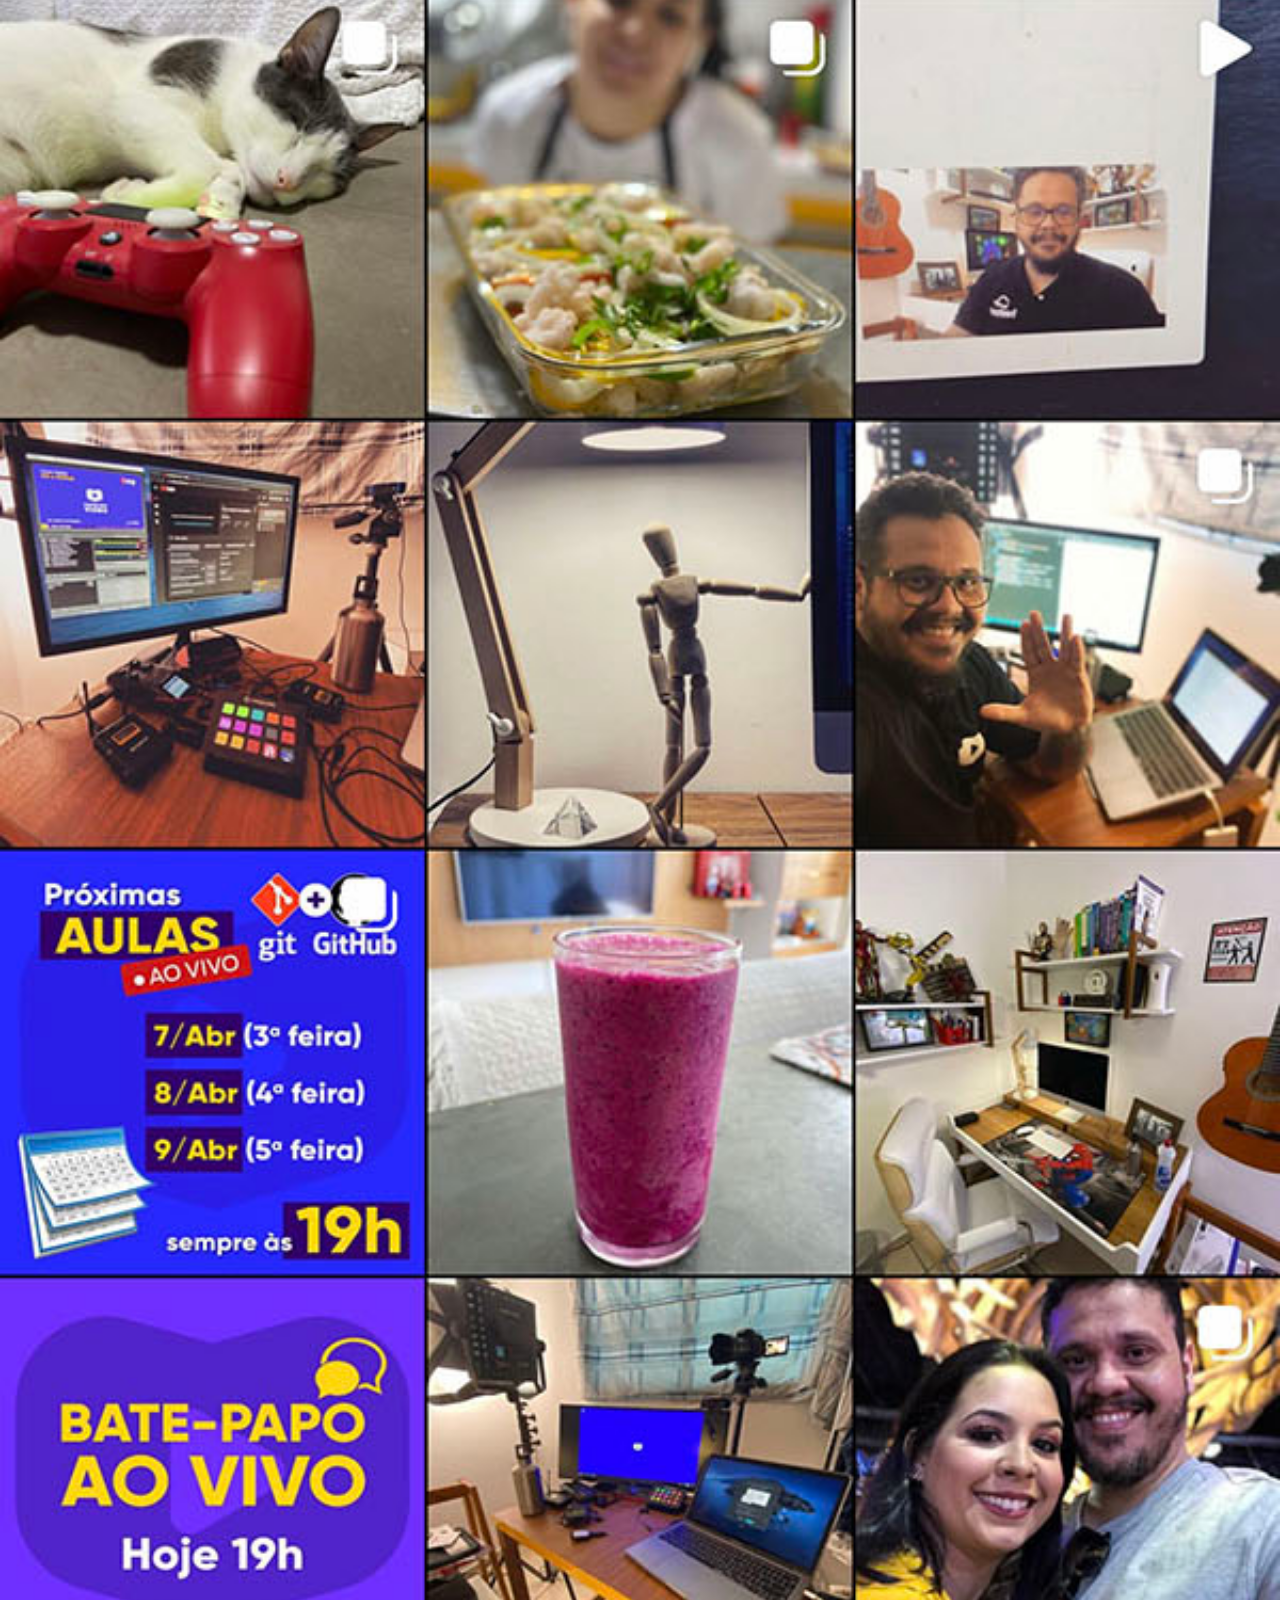
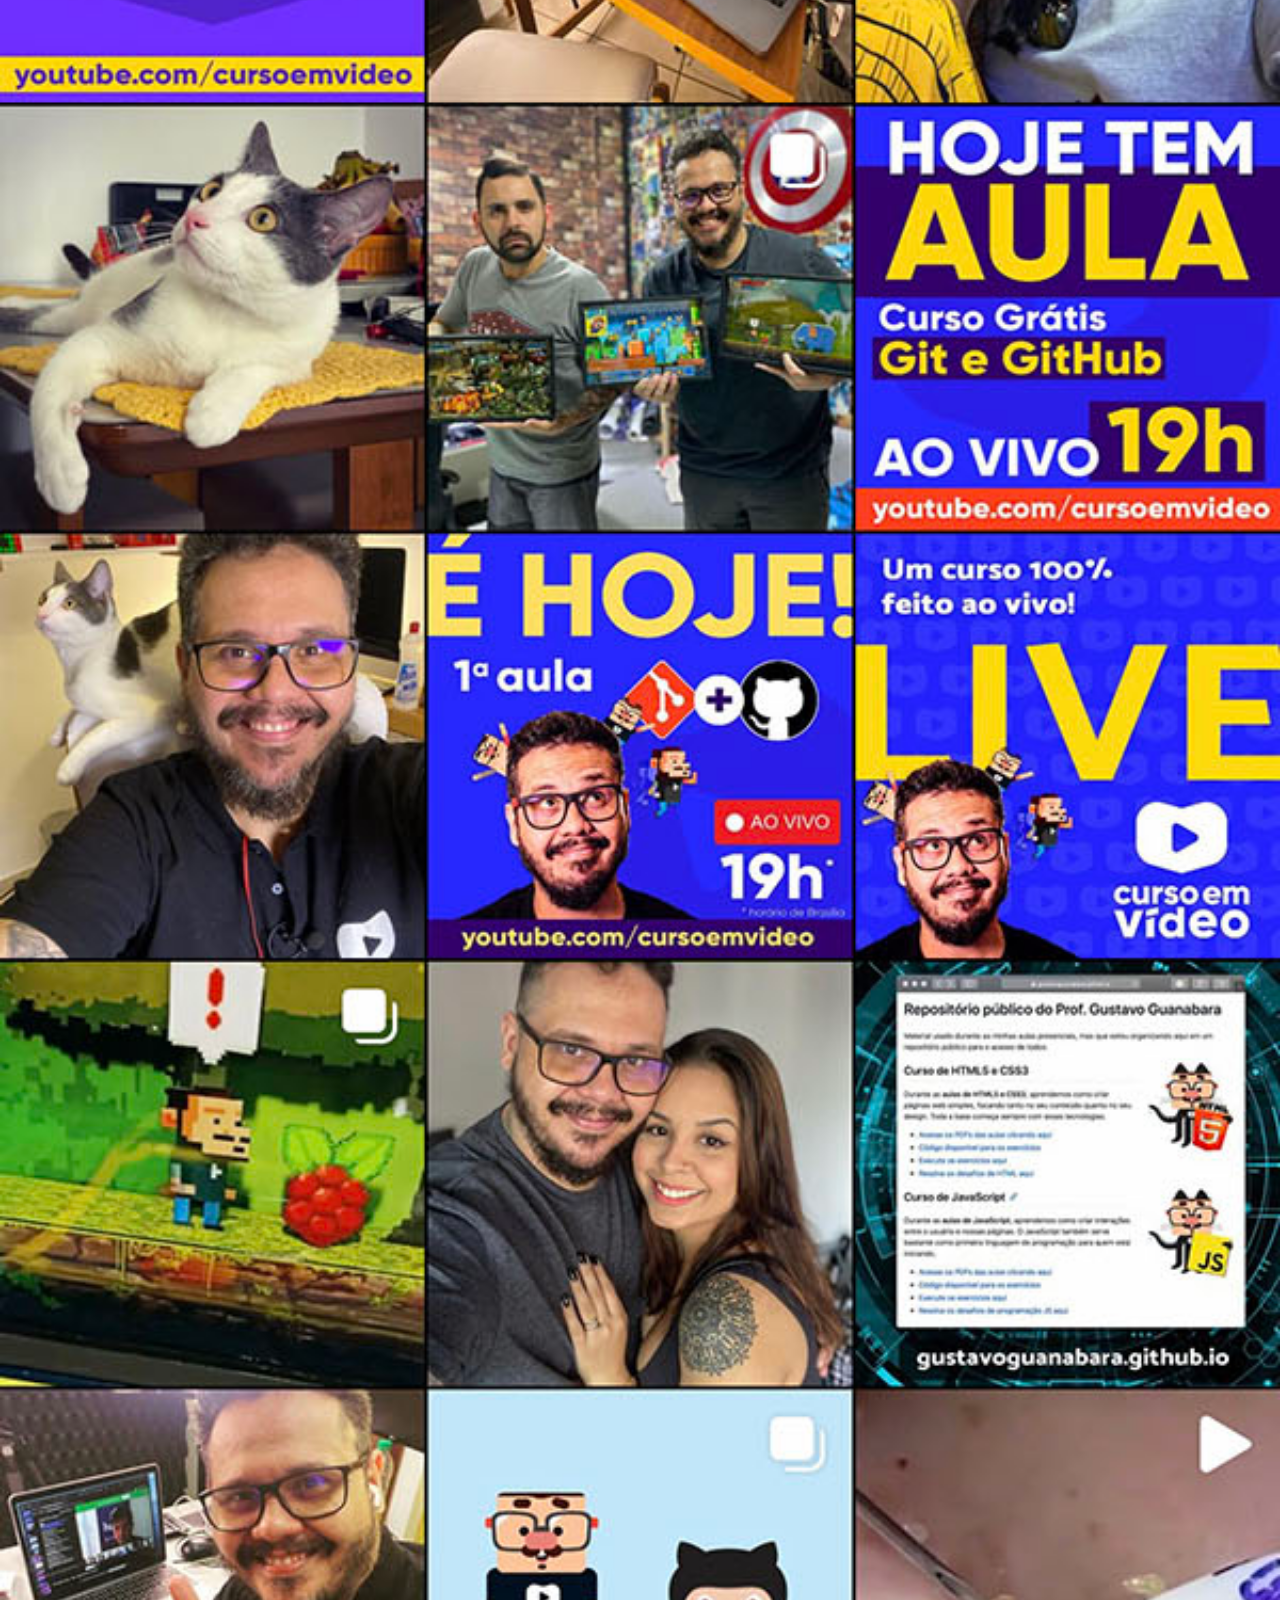
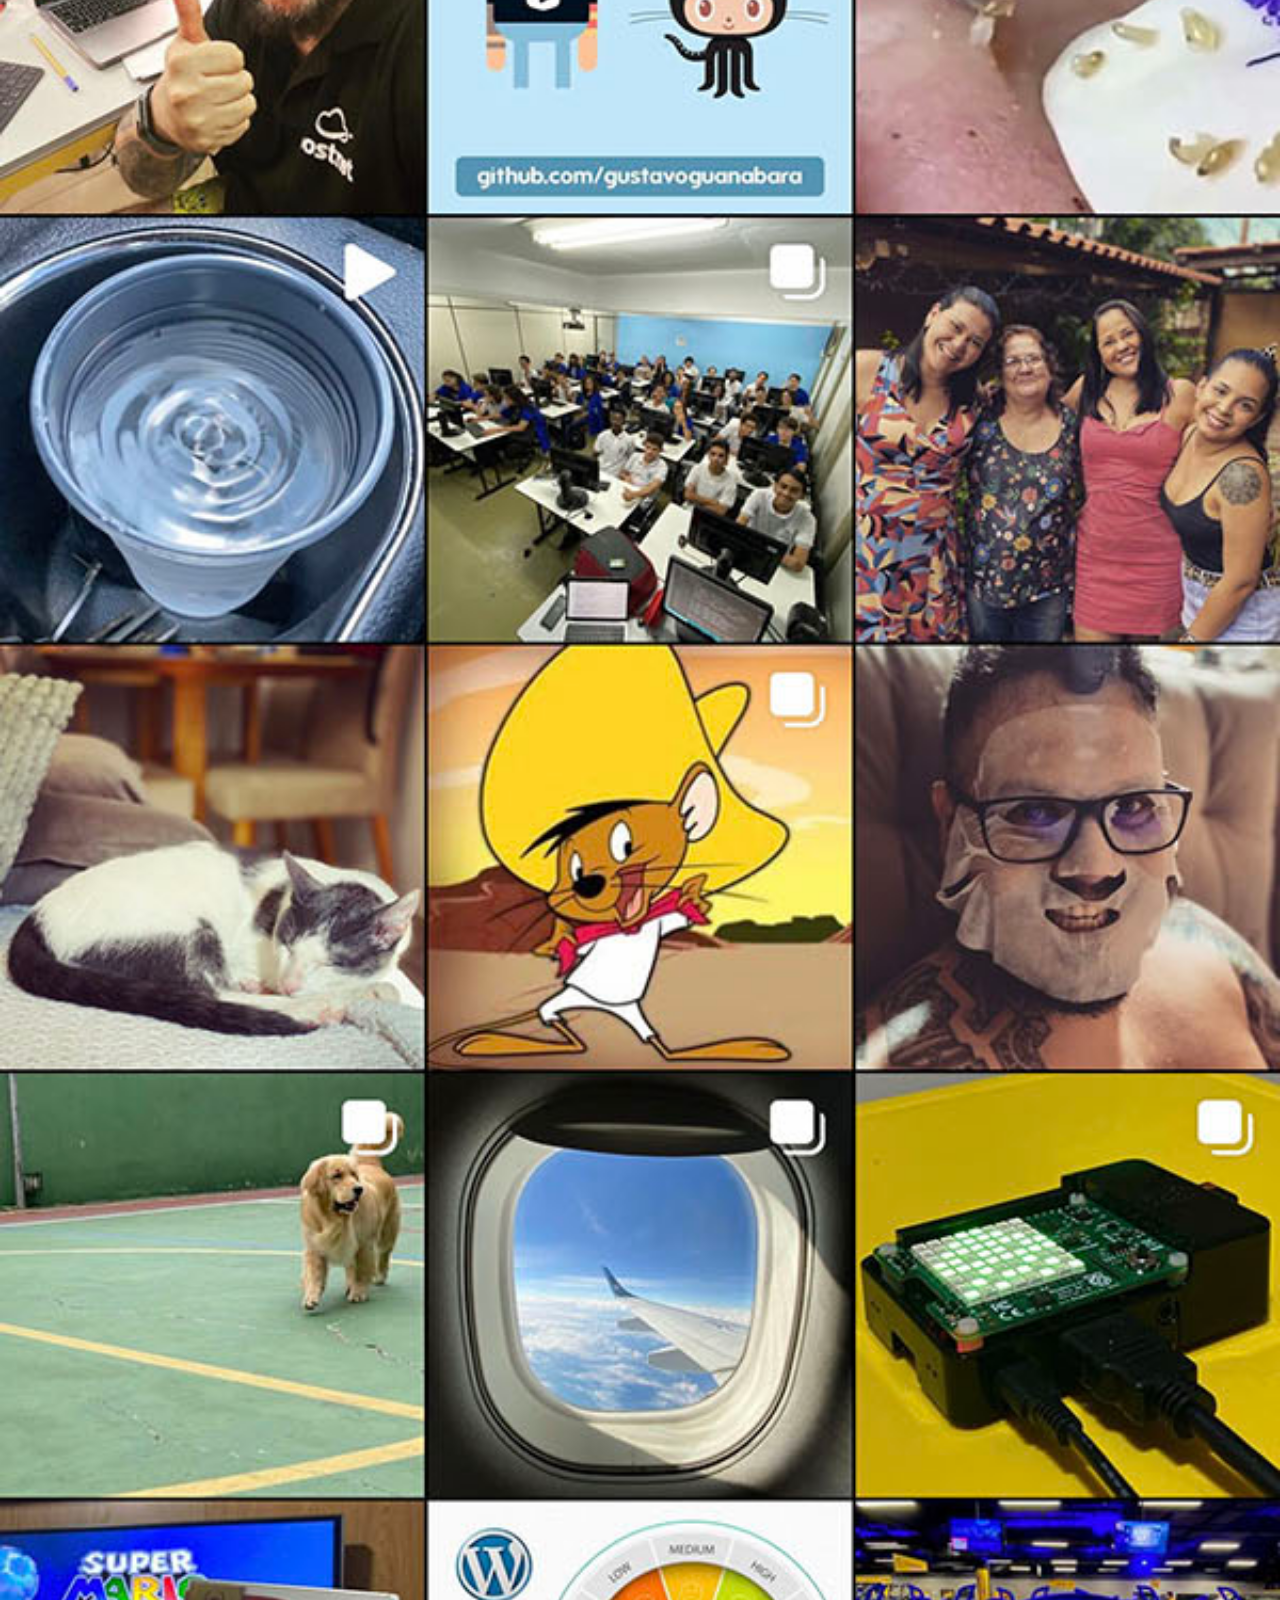
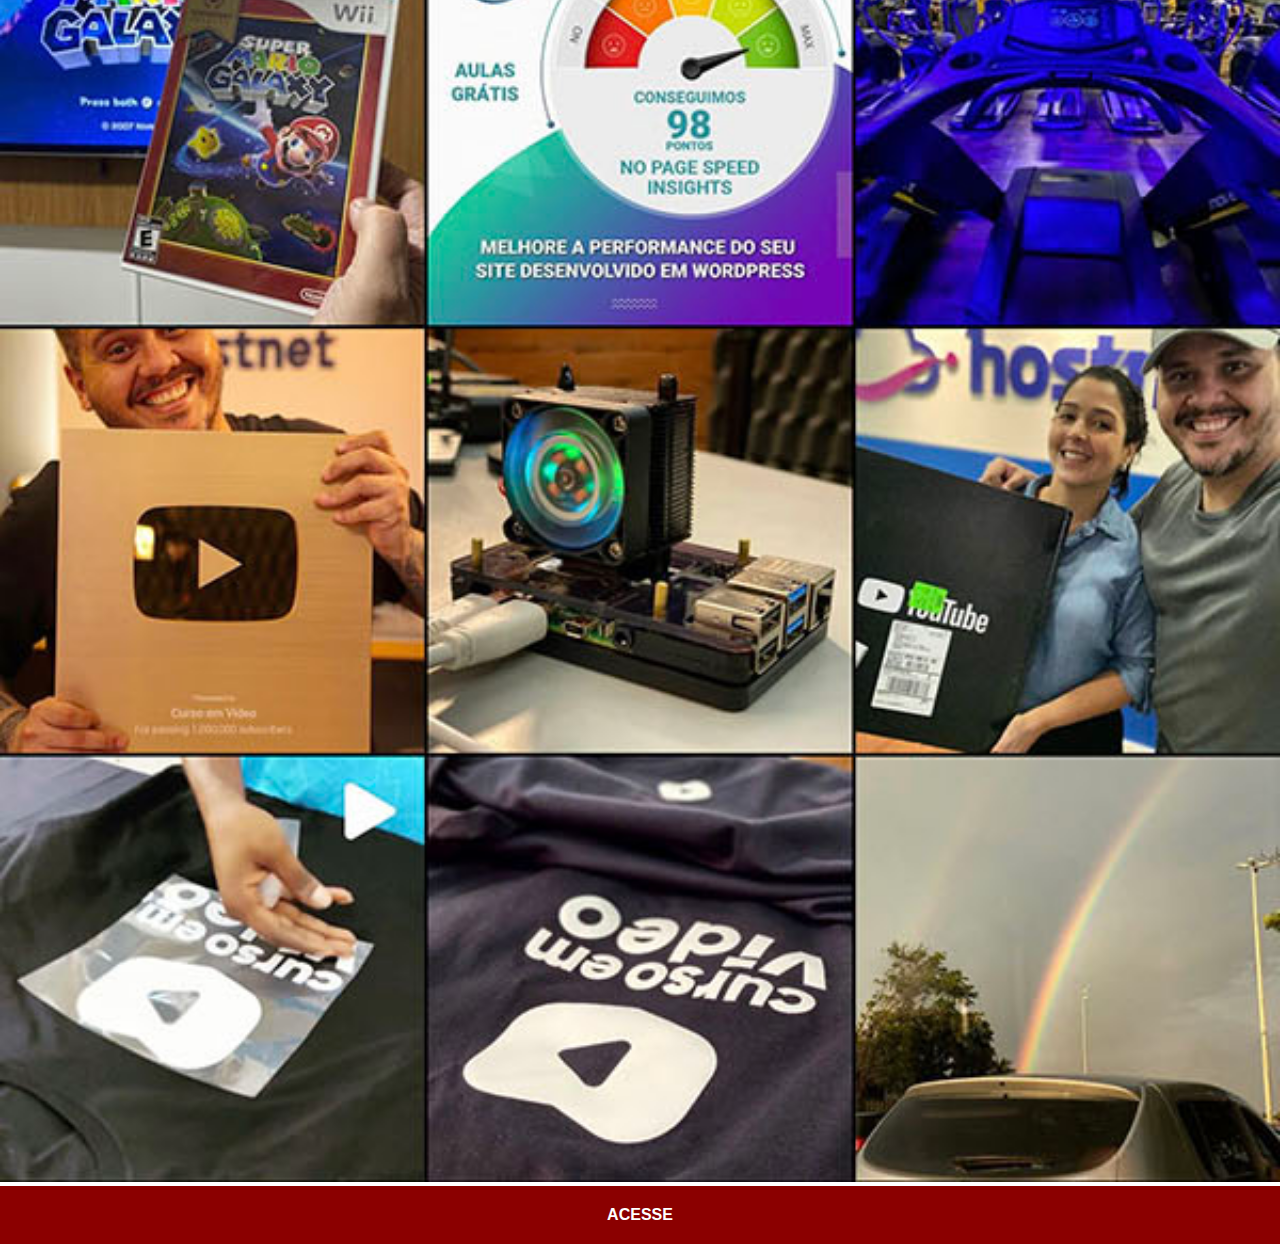
<file: instagram.html>
<!DOCTYPE html>
<html lang="pt-br">
<head>
    <meta charset="UTF-8">
    <meta name="viewport" content="width=device-width, initial-scale=1.0">
    <title>Instagram</title>
    <link rel="stylesheet" href="estilo/social.css">
</head>
<body>
    <img src="imagens/tela-instagram.jpg" alt="Imagem Instagram">
    <a href="https://www.instagram.com/accounts/login/" target="_blank">ACESSE</a>
</body>
</html>
</file>
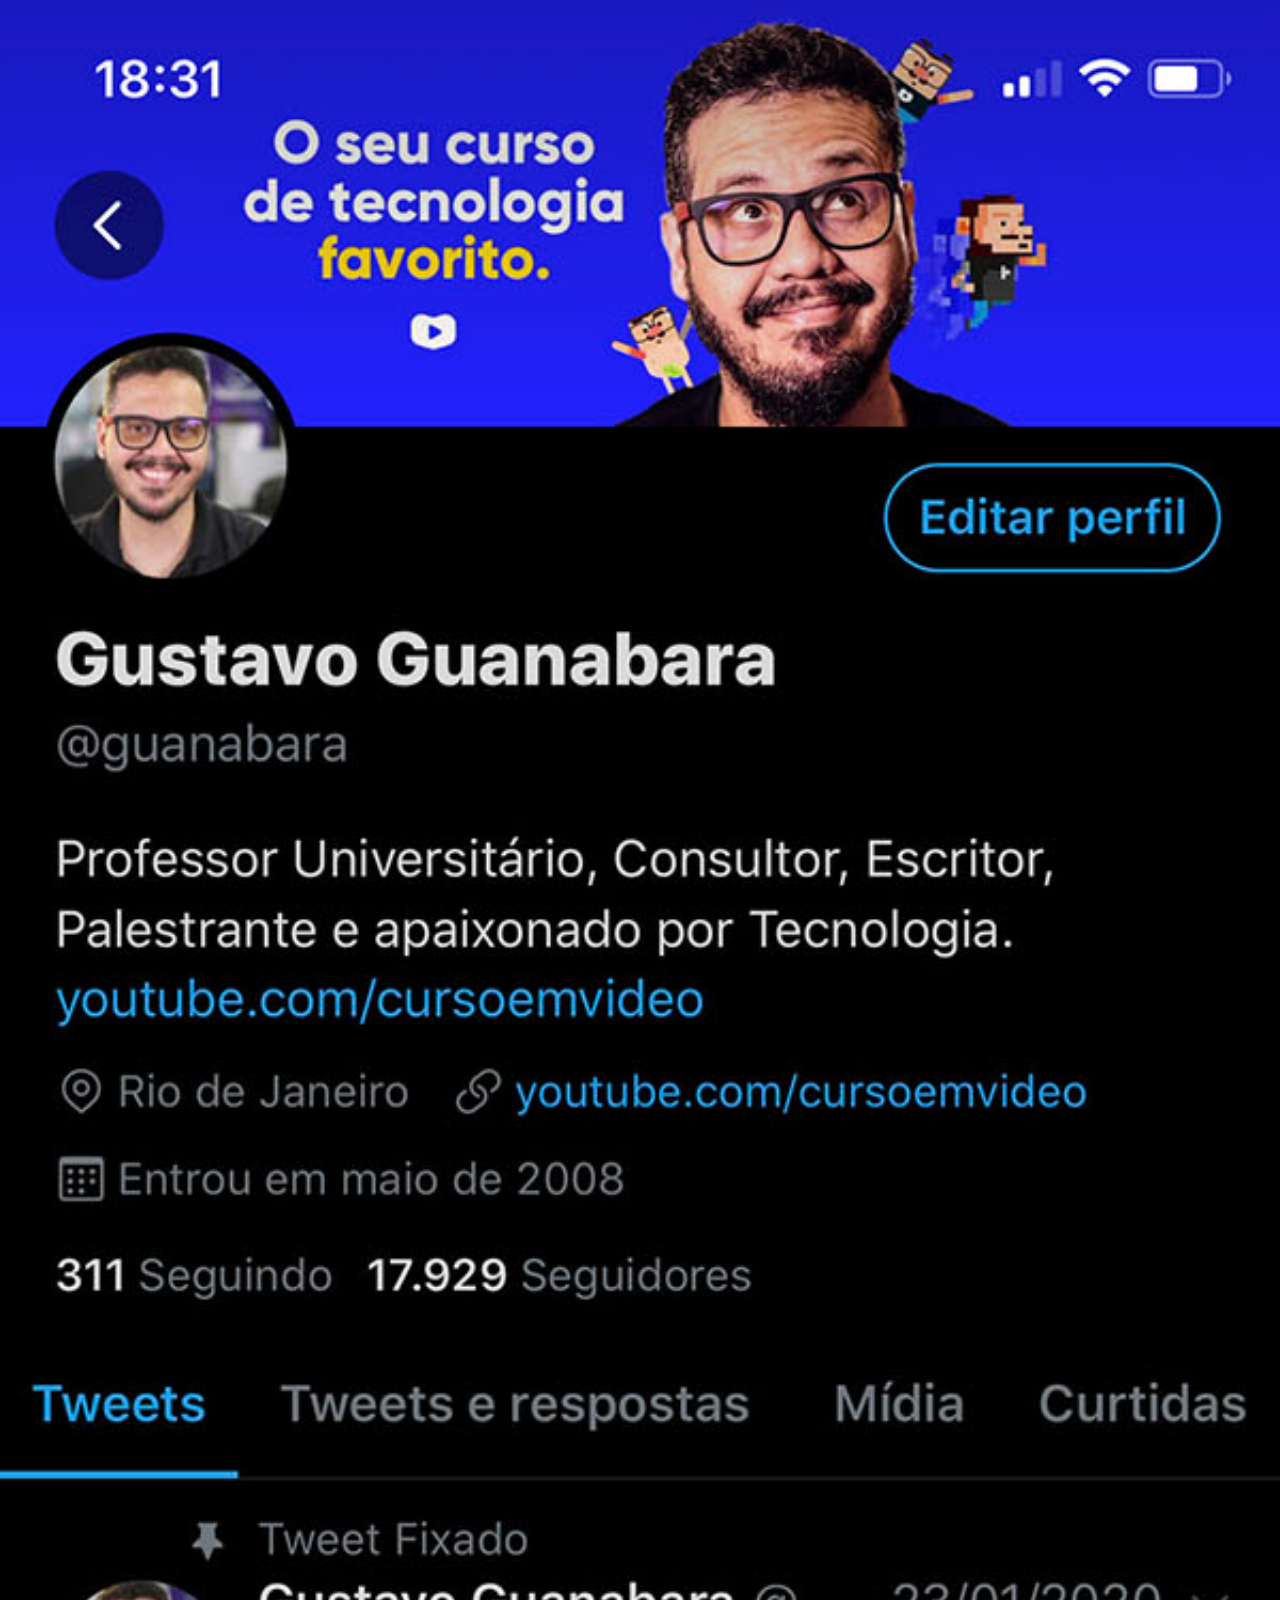
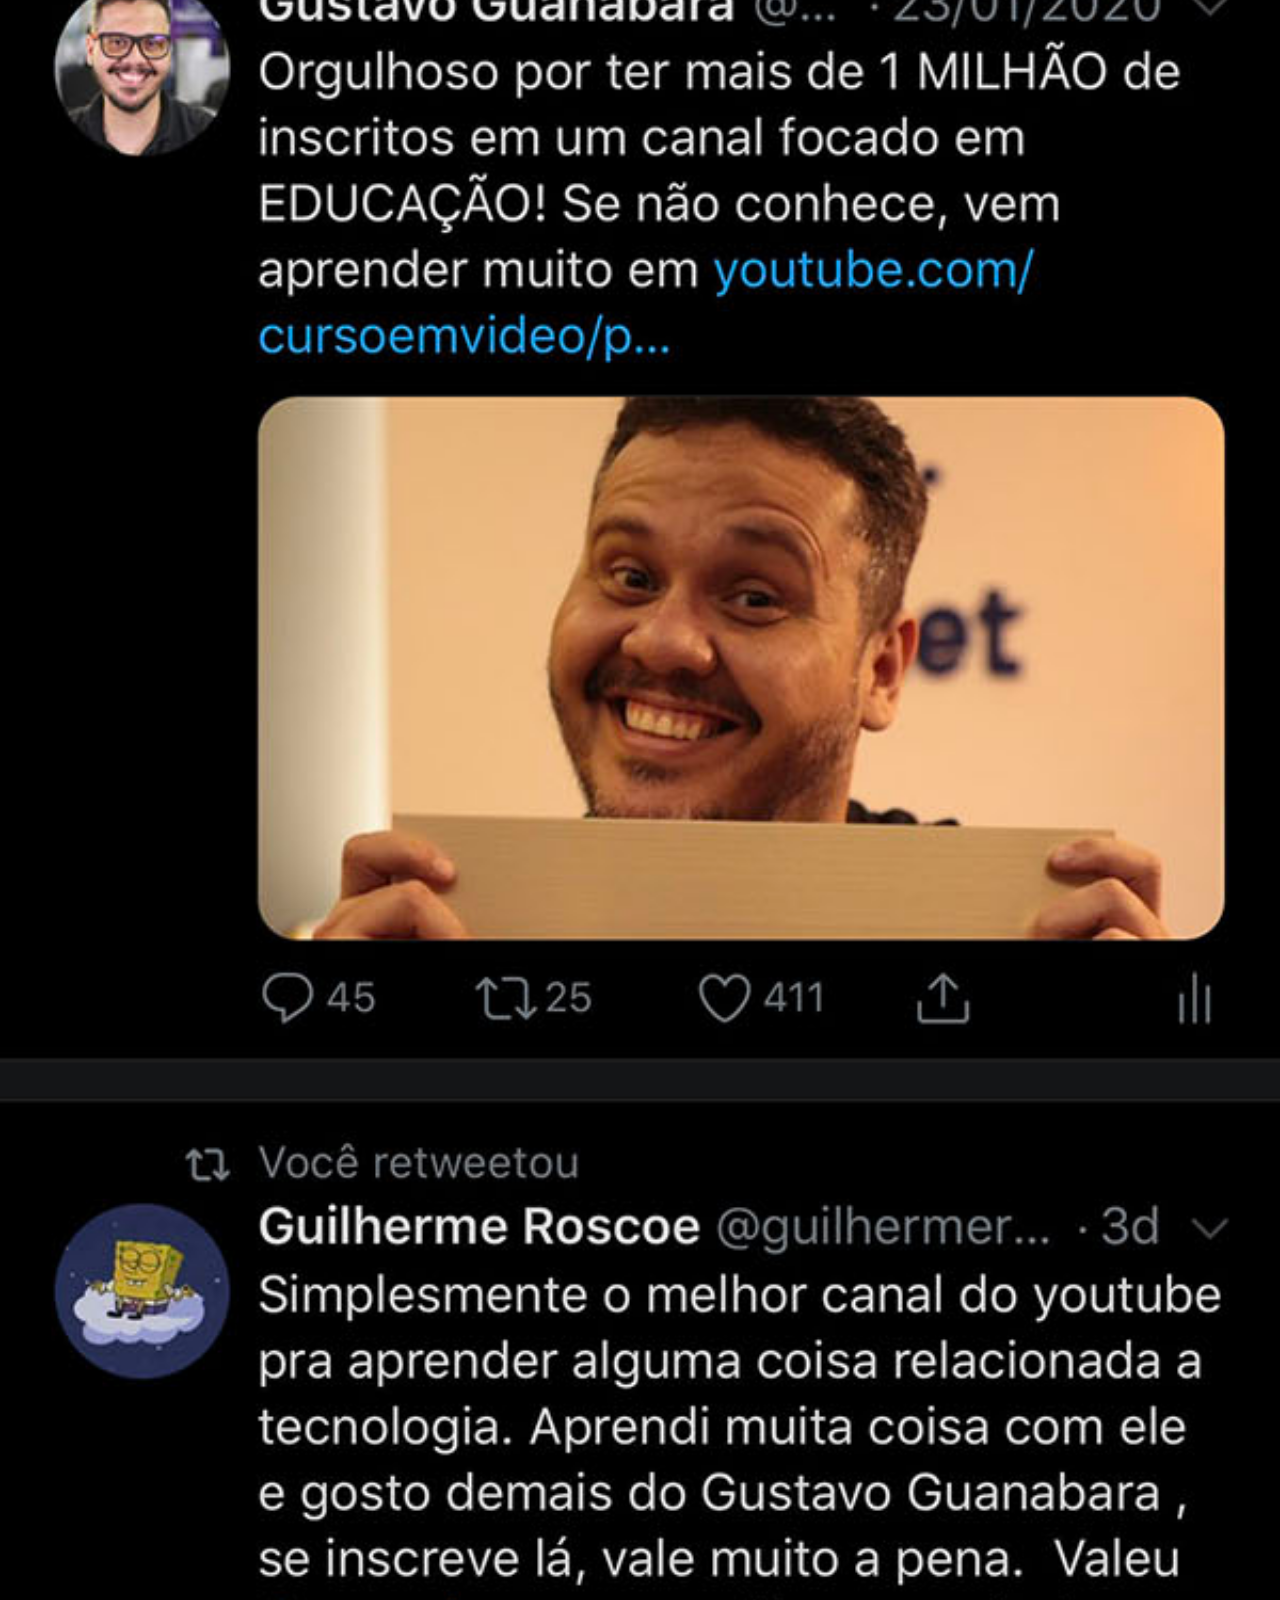
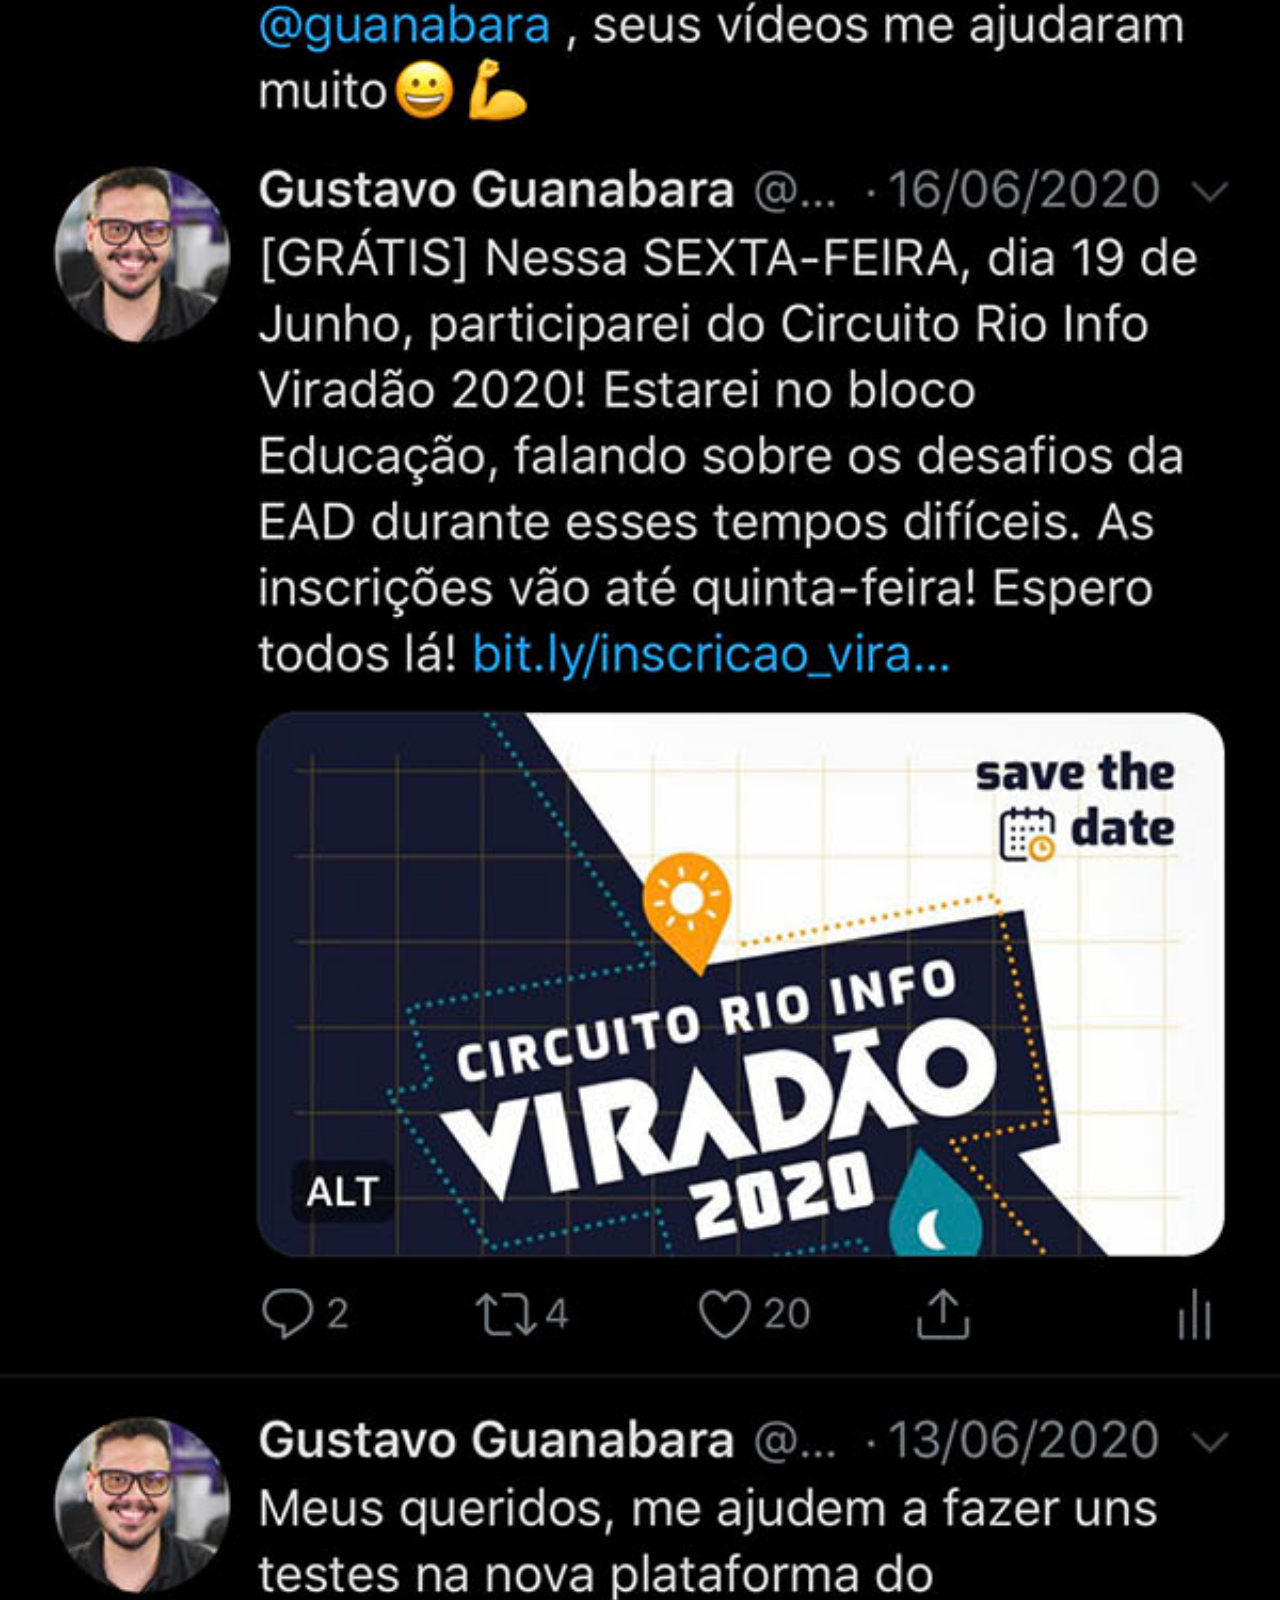
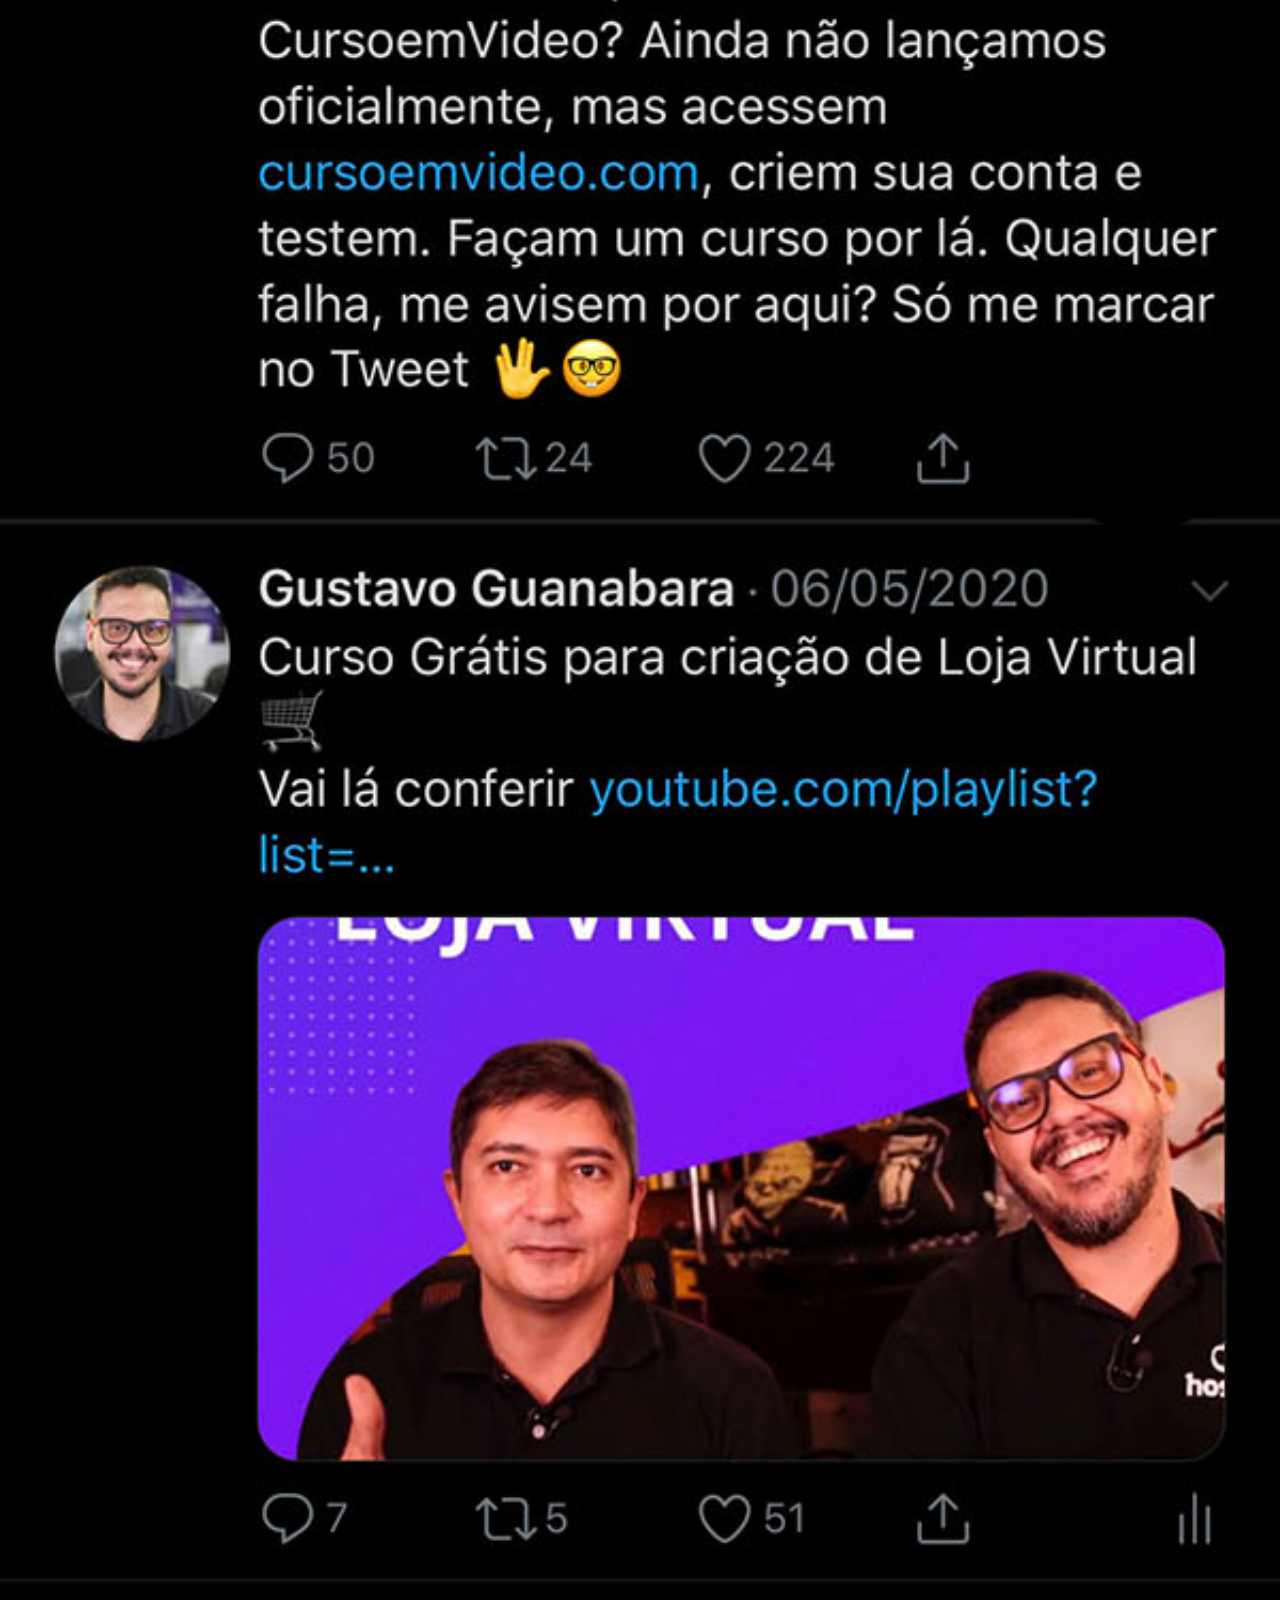
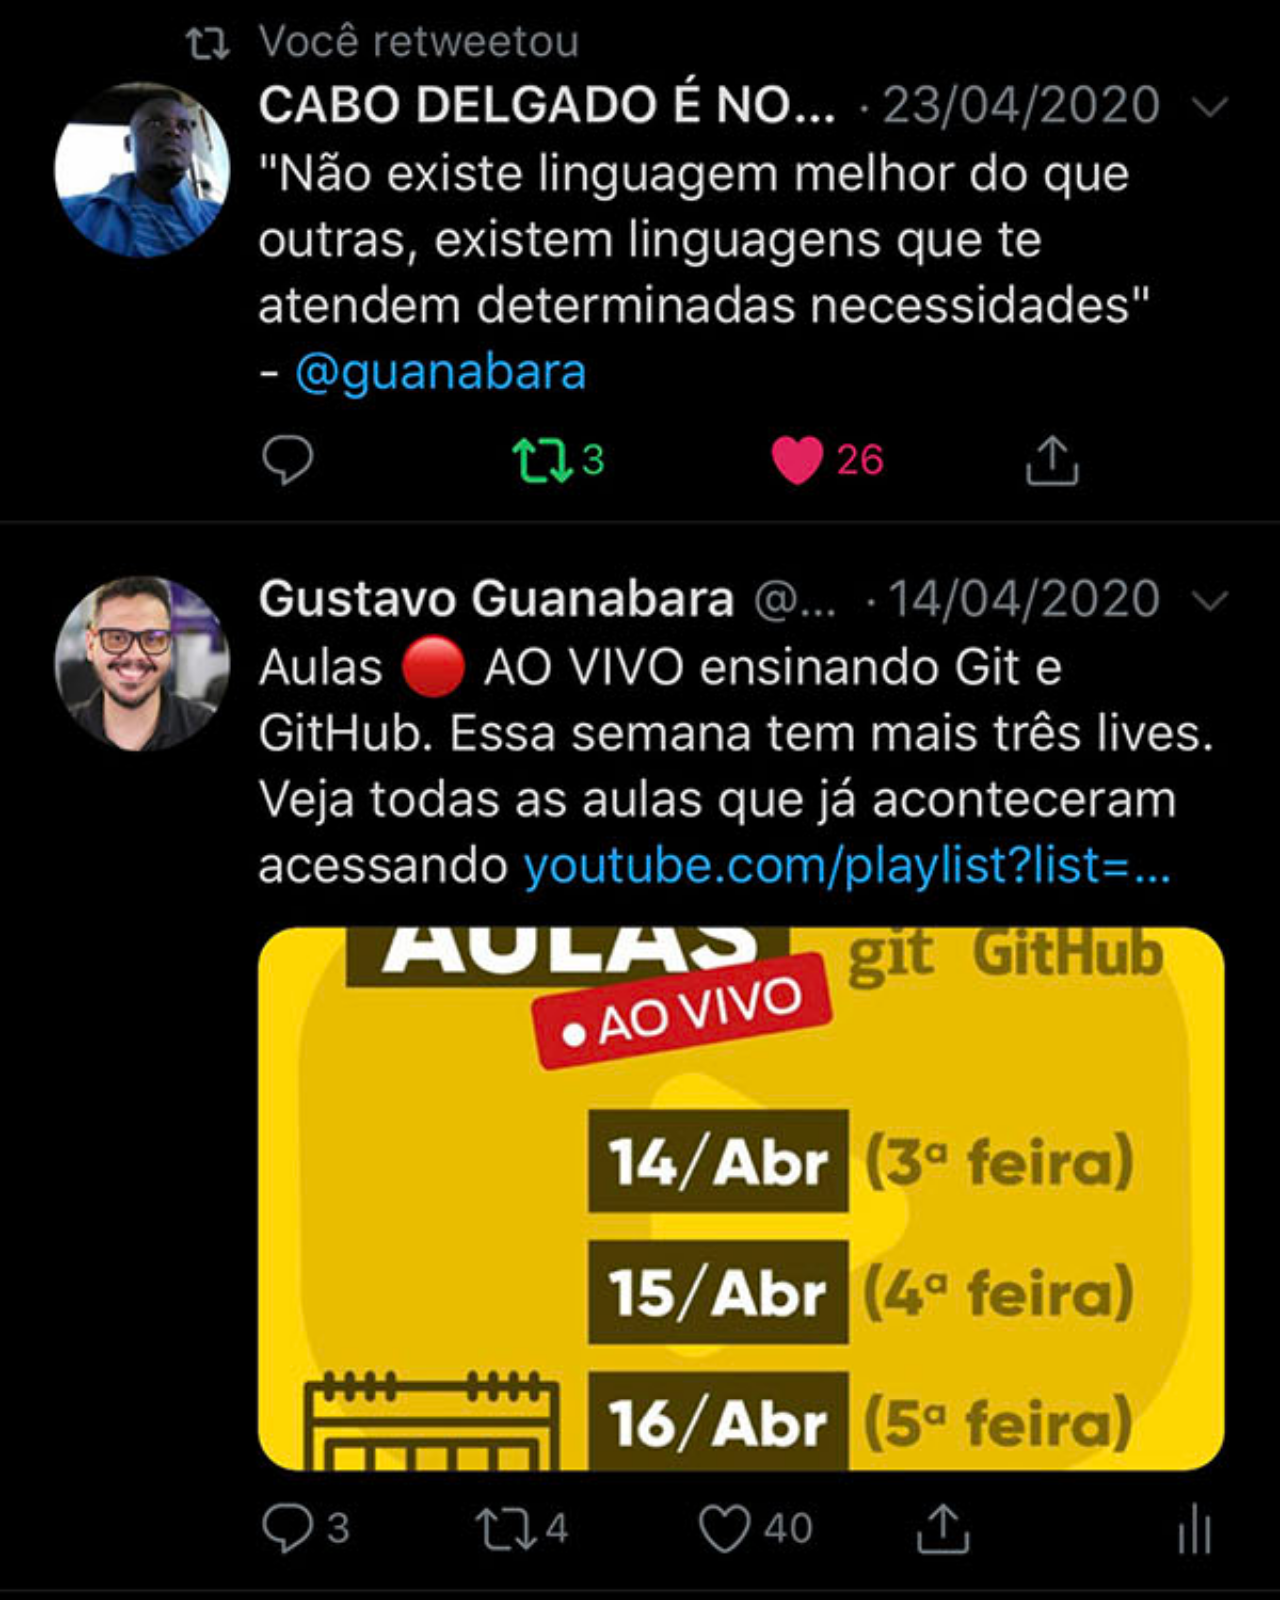
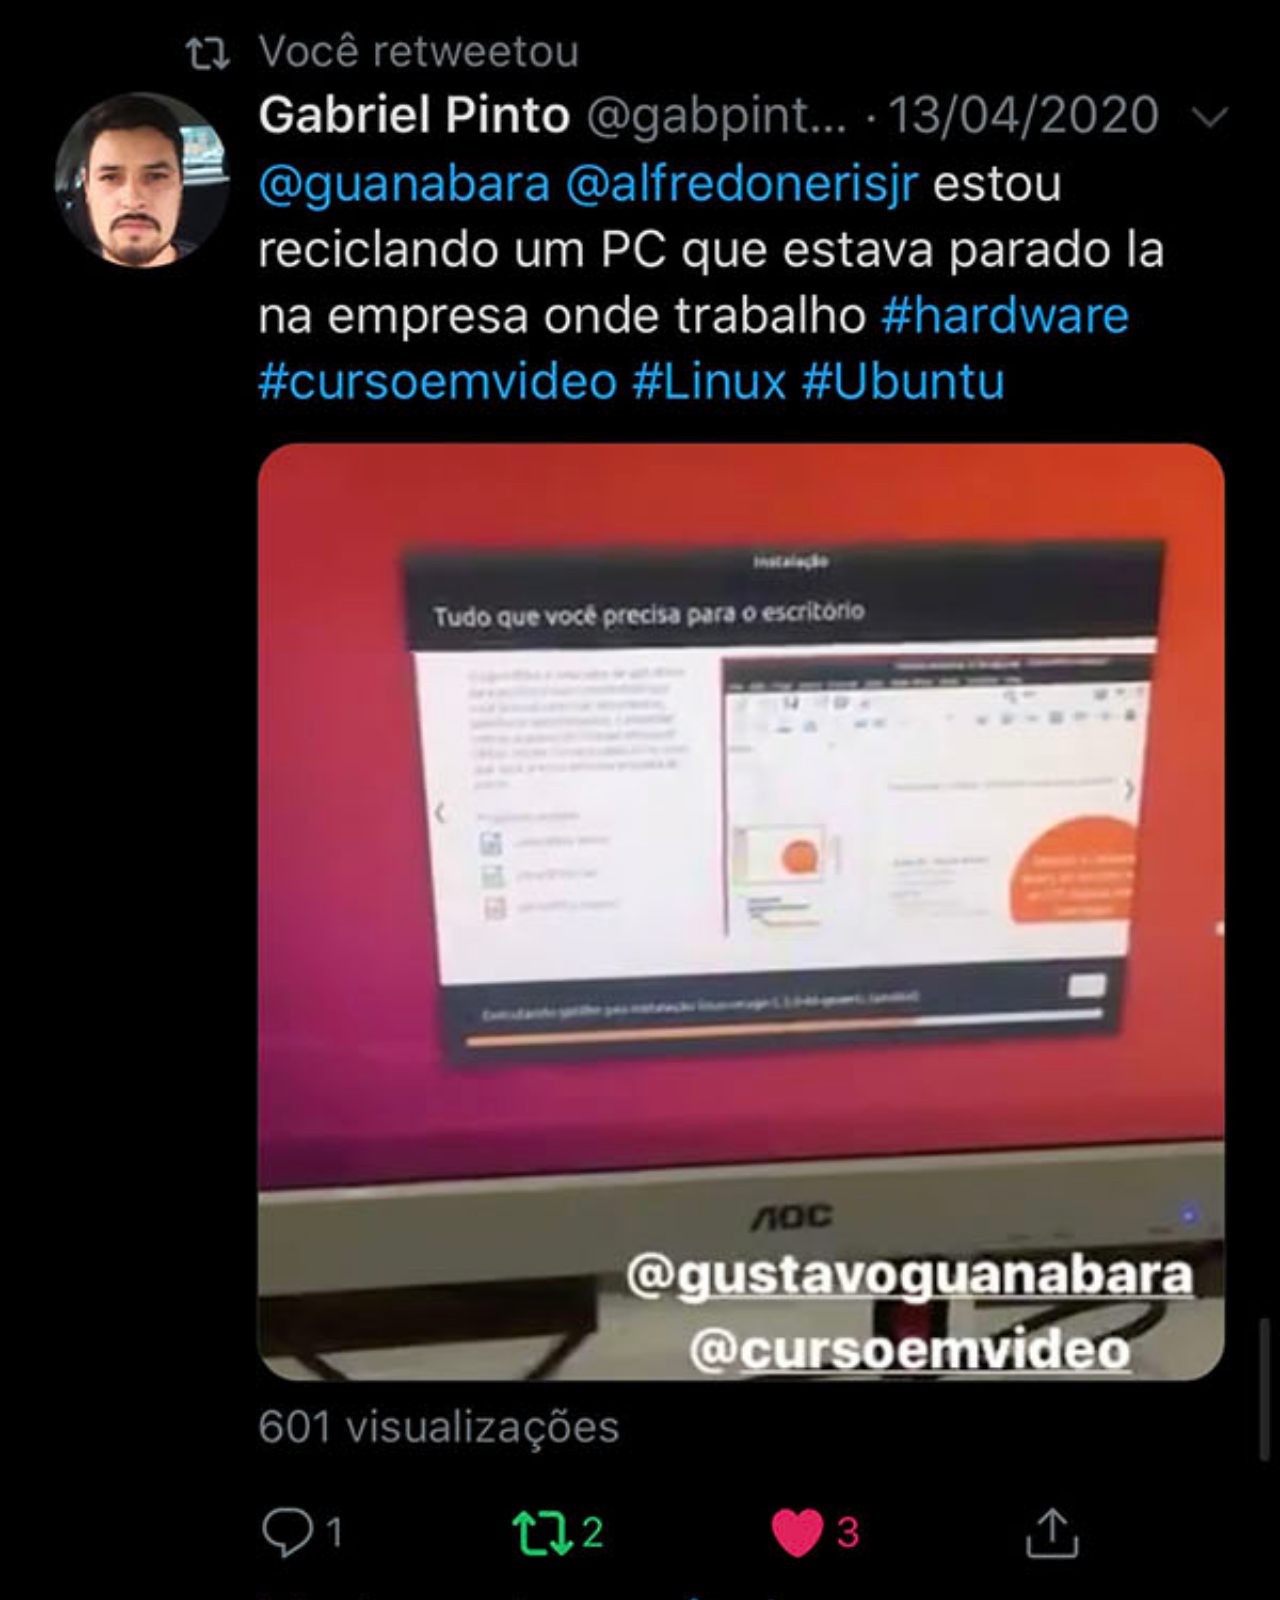
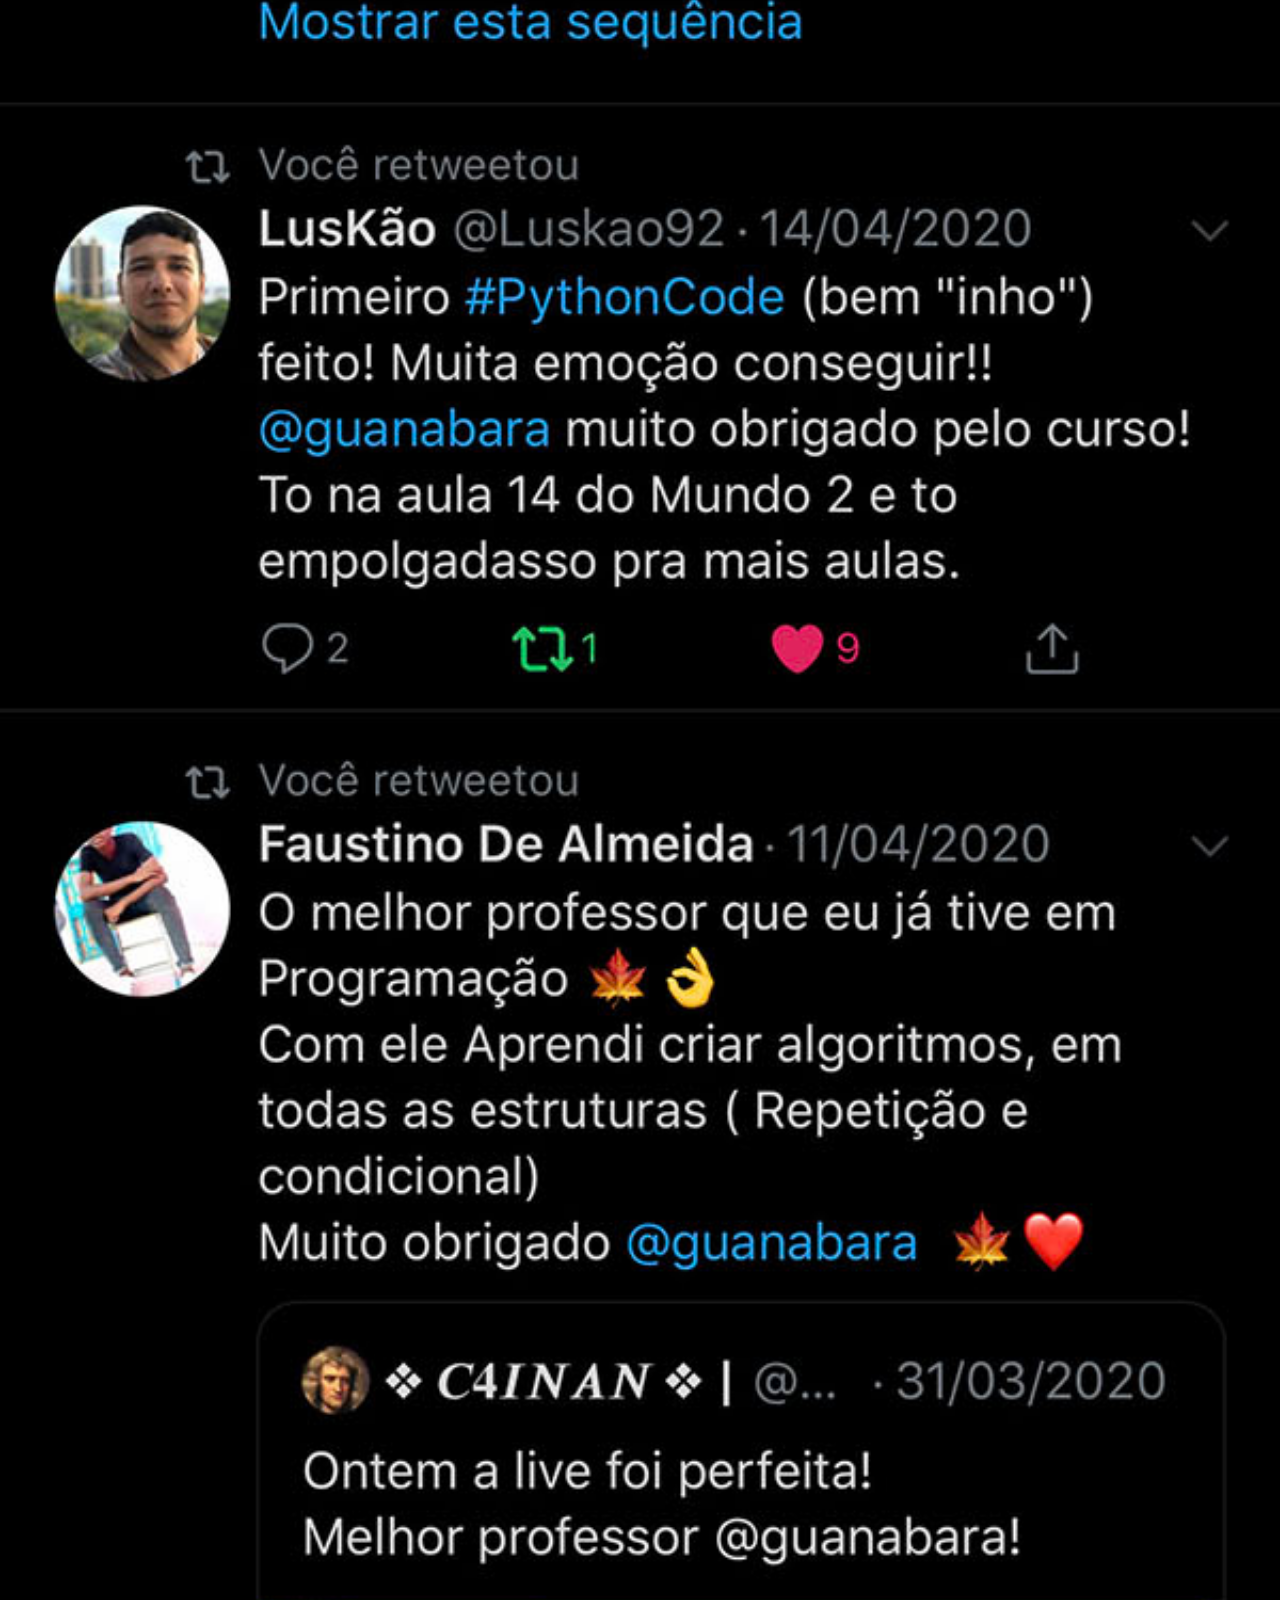
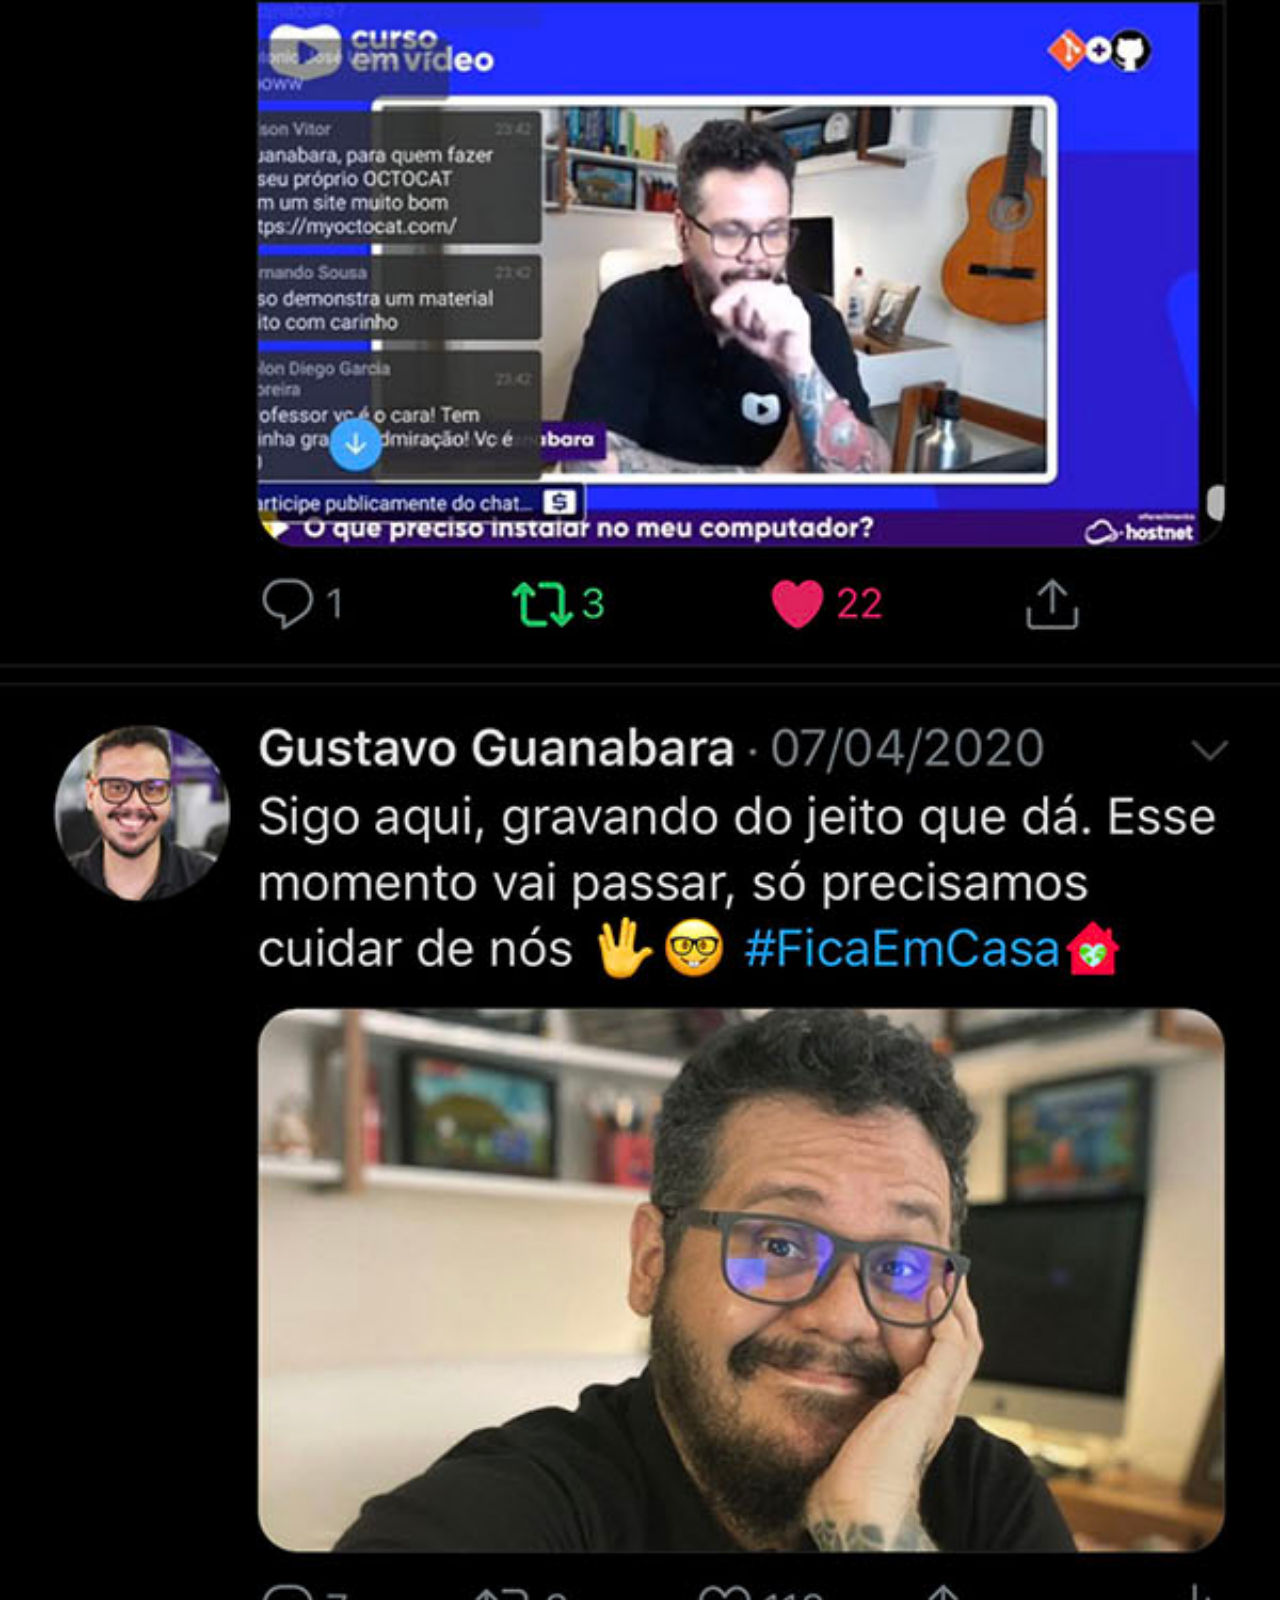
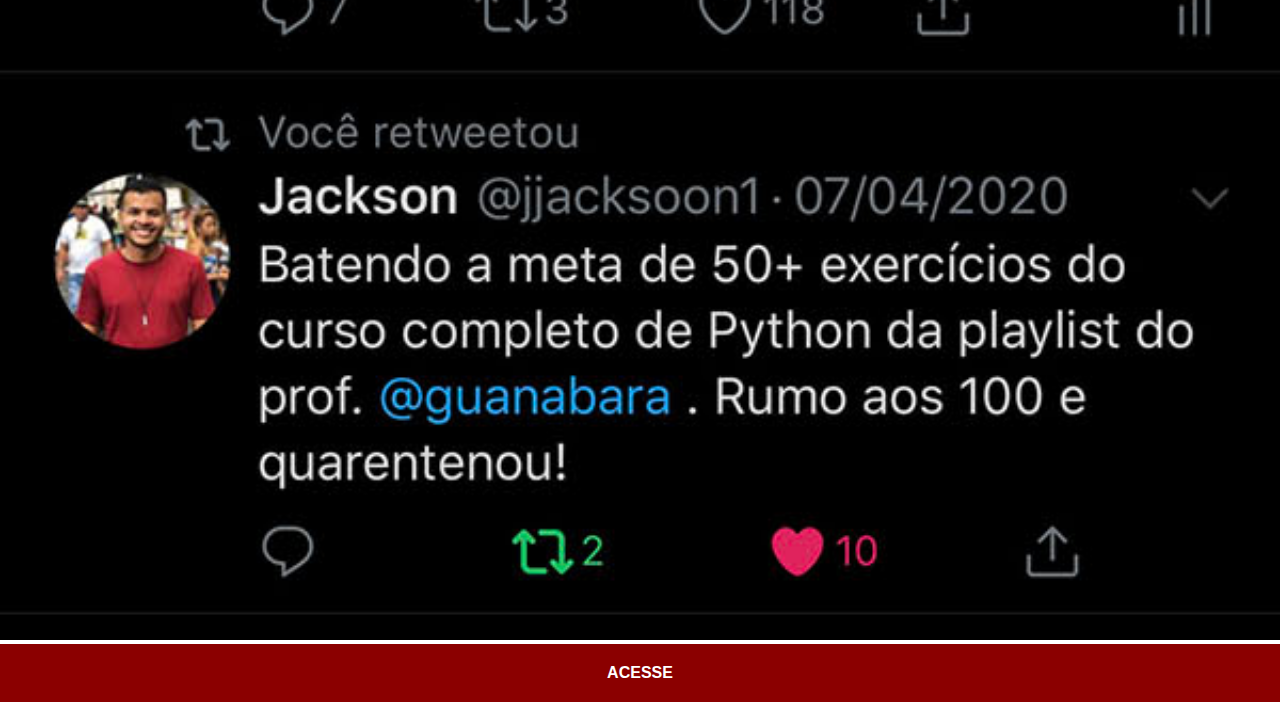
<file: twitter.html>
<!DOCTYPE html>
<html lang="pt-br">
<head>
    <meta charset="UTF-8">
    <meta name="viewport" content="width=device-width, initial-scale=1.0">
    <title>Twitter</title>
    <link rel="stylesheet" href="estilo/social.css">
</head>
<body>
    <img src="imagens/tela-twitter.jpg" alt="Imagem Twitter">
    <a href="https://twitter.com/?lang=pt" target="_blank">ACESSE</a>
</body>
</html>
</file>
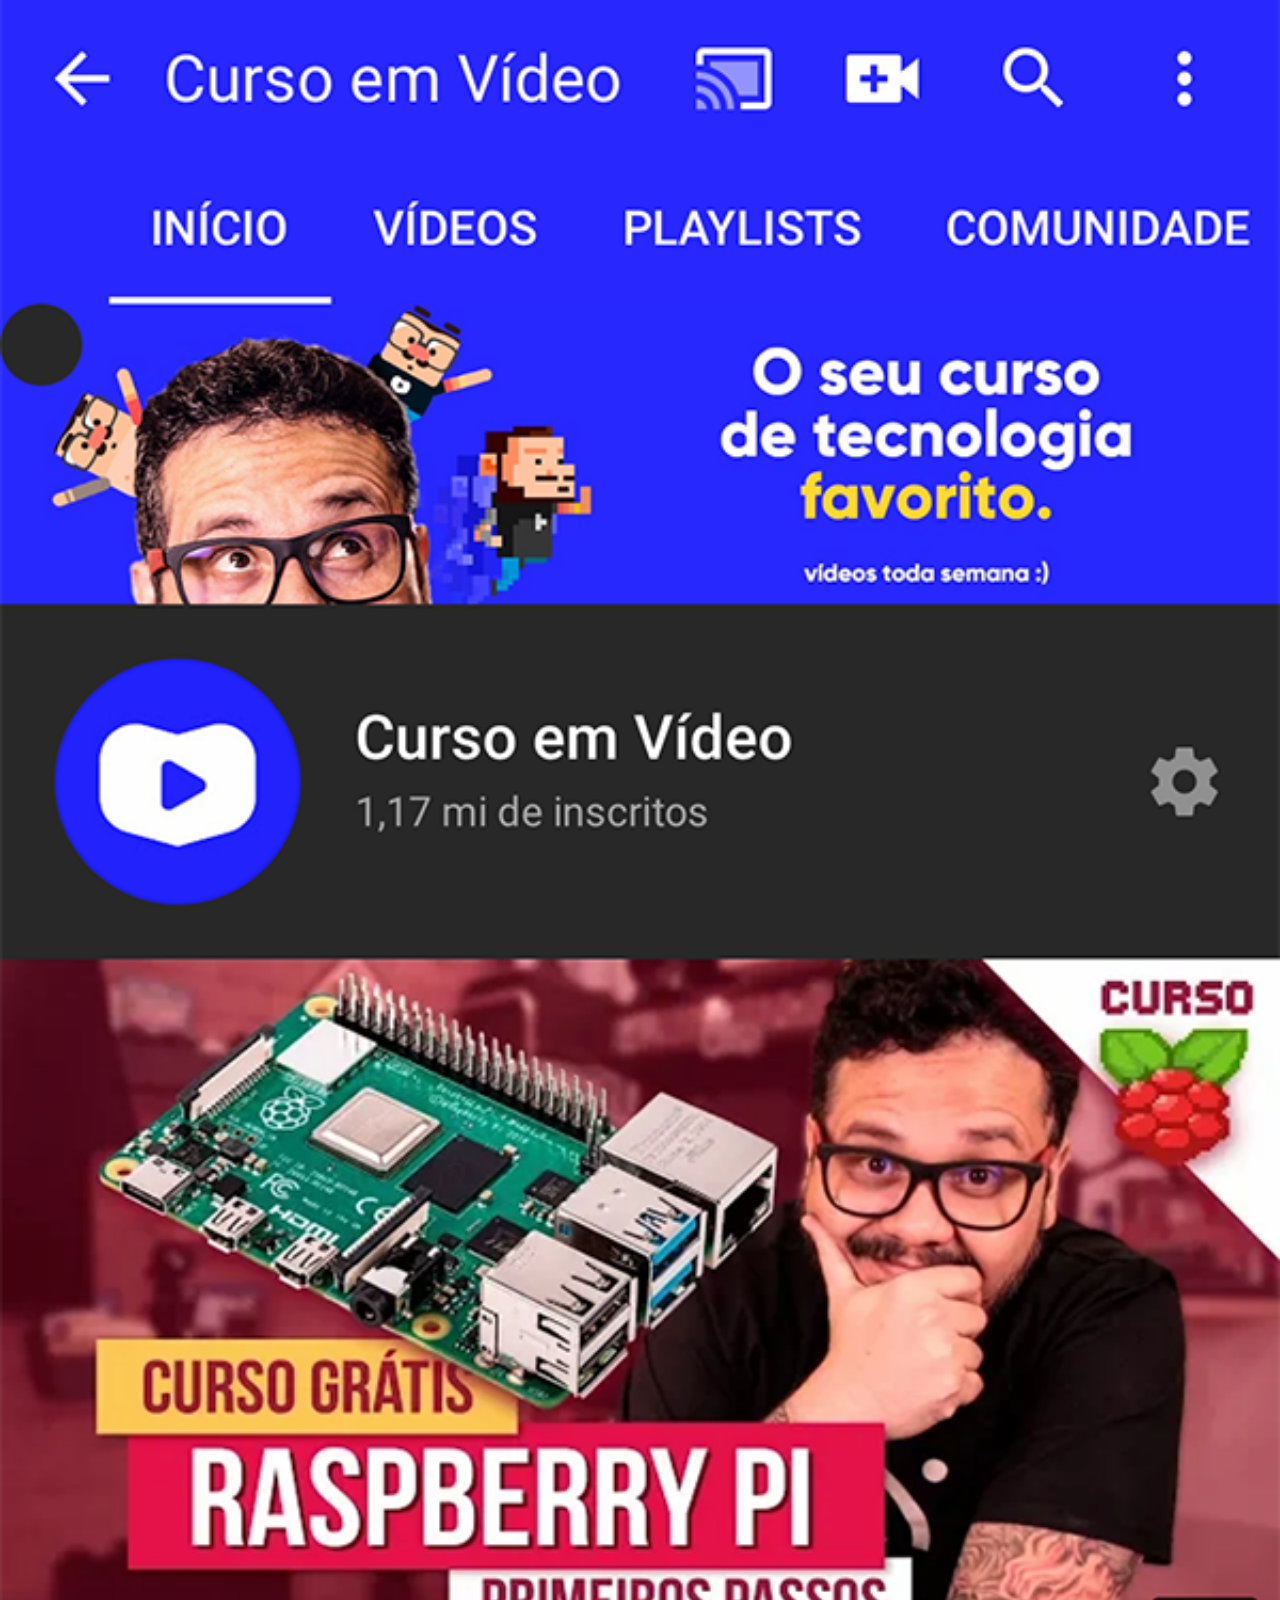
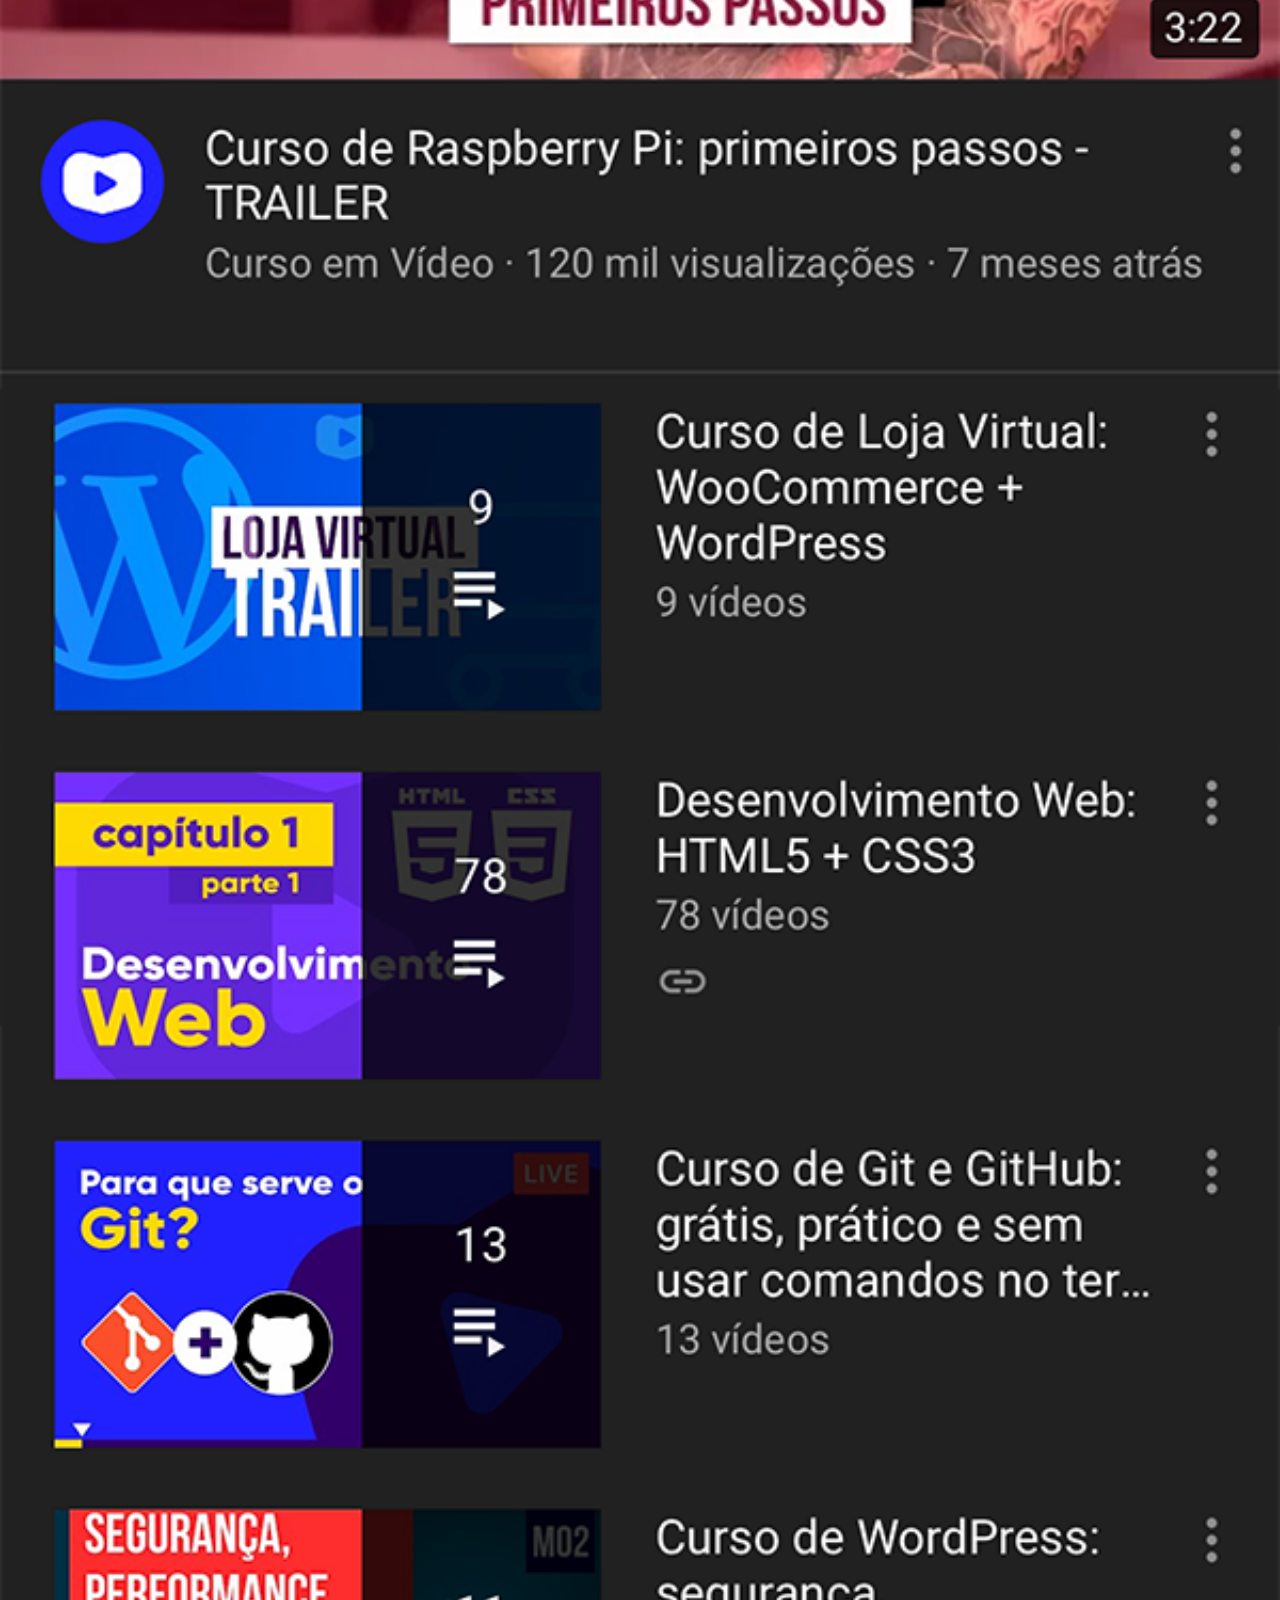
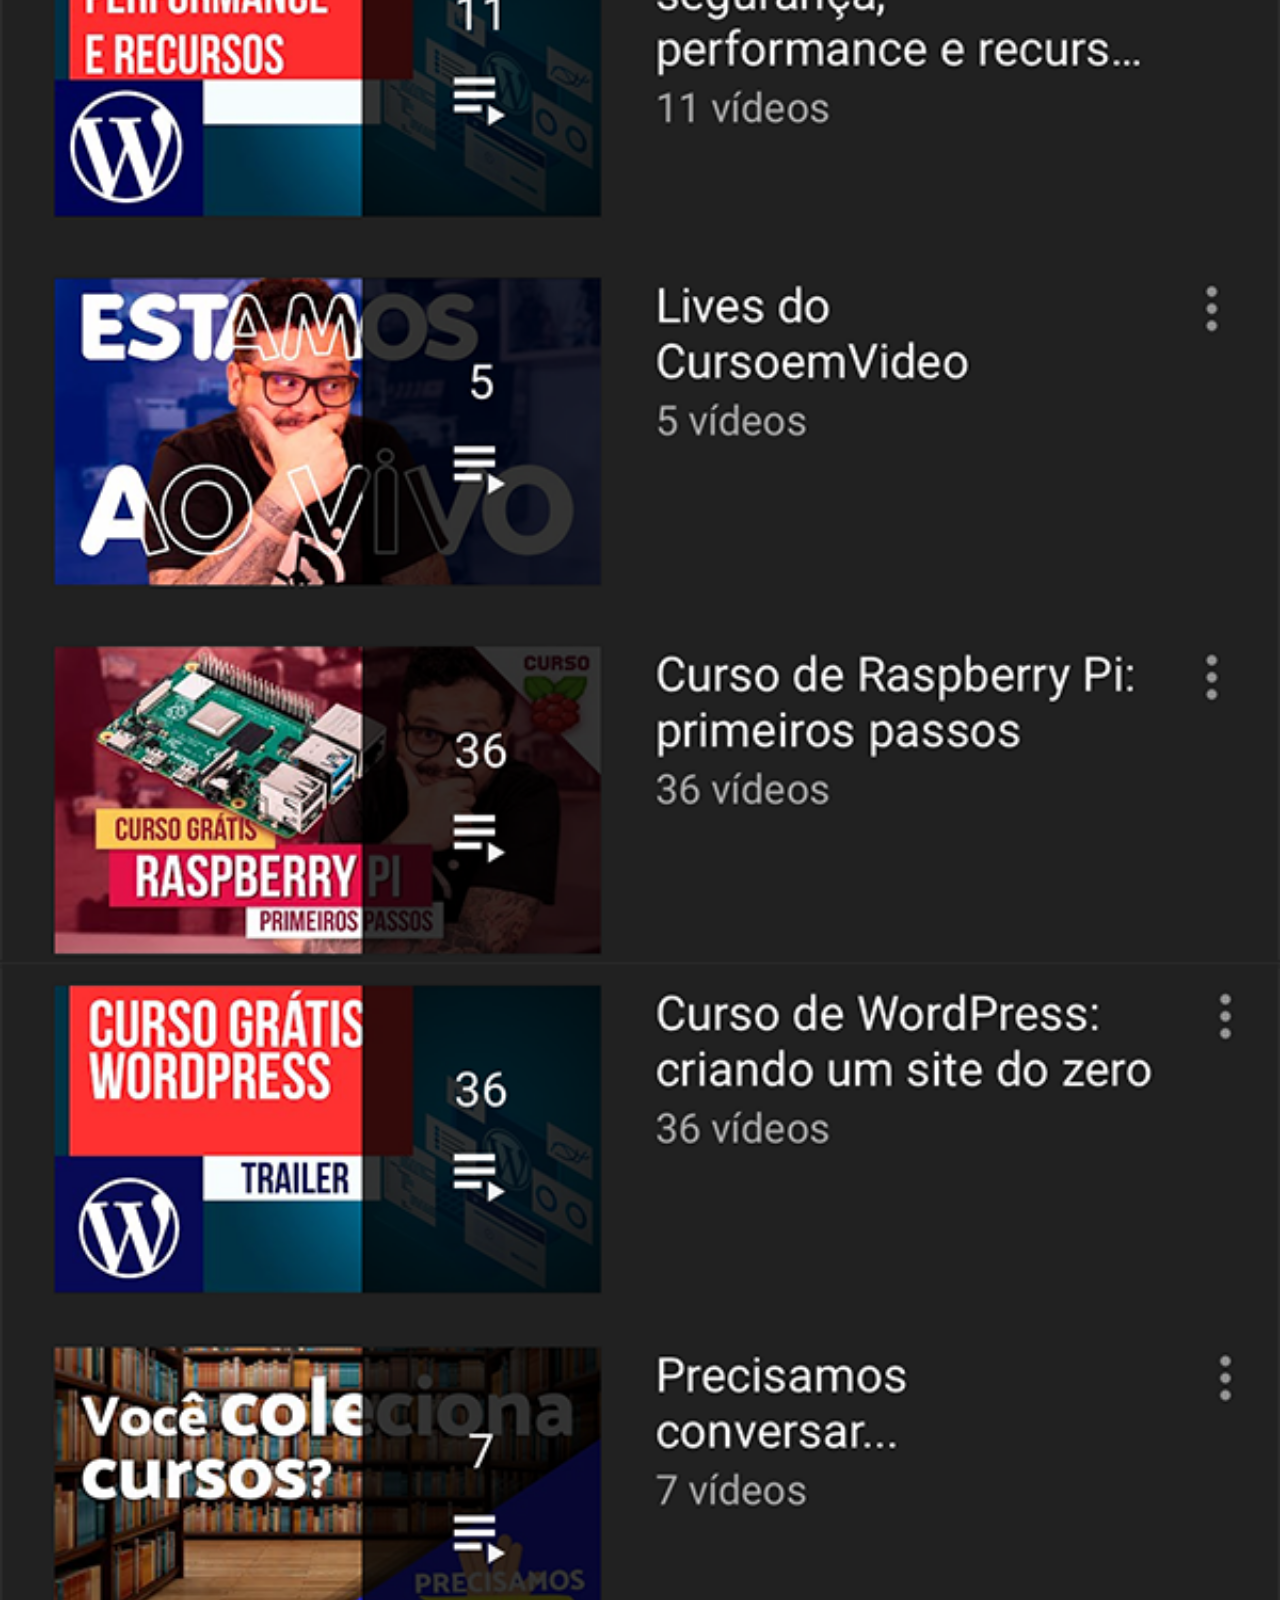
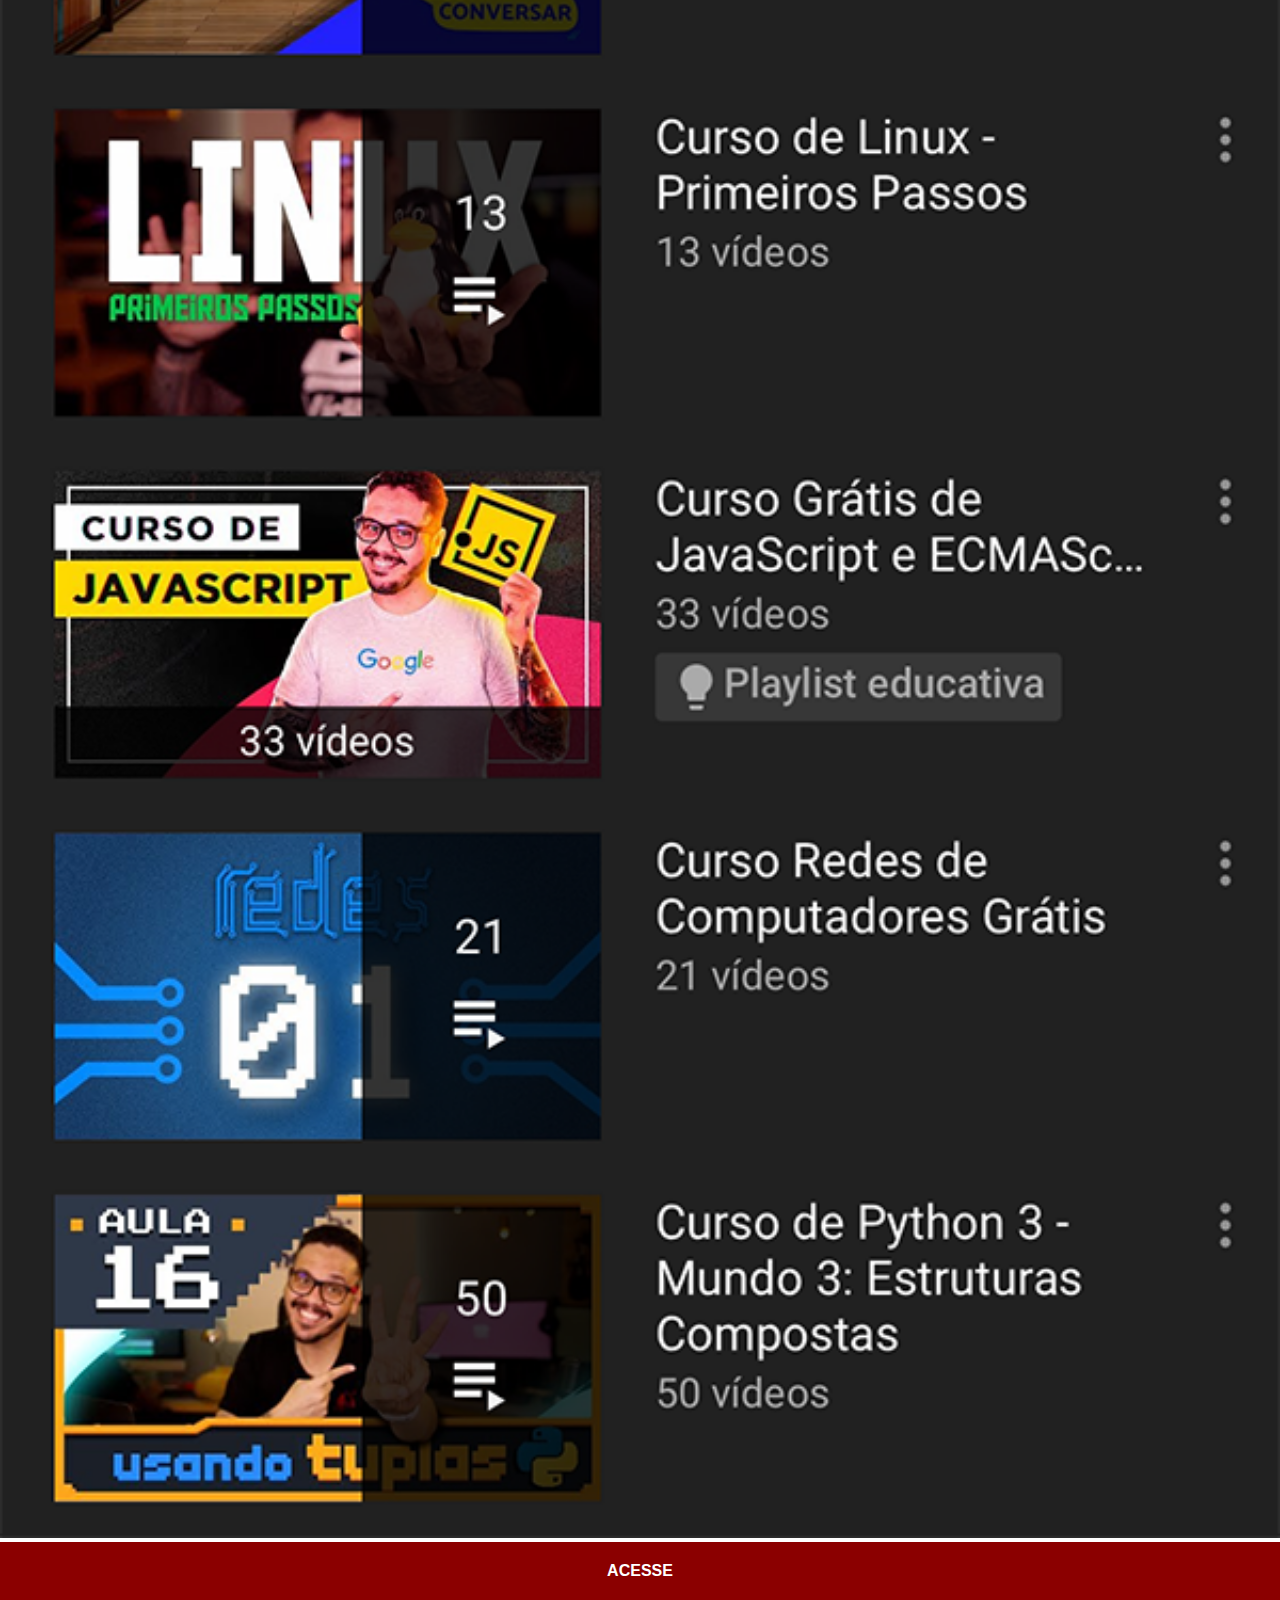
<file: youtube.html>
<!DOCTYPE html>
<html lang="pt-br">
<head>
    <meta charset="UTF-8">
    <meta name="viewport" content="width=device-width, initial-scale=1.0">
    <title>YouTube</title>
    <link rel="stylesheet" href="estilo/social.css">

</head>
<body>
    <img src="imagens/tela-youtube.png" alt="Youtube">
    <a href="https://www.youtube.com/@CursoemVideo/playlists" target="_blank">ACESSE</a>
</body>
</html>
</file>
<file: style.css>
@charset "UTF-8";

*{
    margin: 0px;
    padding: 0px;
    font-family: Arial, Helvetica, sans-serif;
}

html, body{
    height: 100vh;
    width: 100vw;
}
body{
    background: url('imagens/fundo-madeira.jpg') no-repeat top center;
    background-size: cover;
    background-attachment: fixed;
}

main{
    position: relative;
    height: 100vh;

}

#telefone{
    position: absolute;
    top: 50%;
    left: 50%;
    transform: translate(-50%, -50%);

    height: 627px;
    width: 311px;
   
    background: url('imagens/frame-iphone.png') no-repeat;
}

iframe#tela{
    position: relative;
    top: 80px;
    left: 22px;
    width: 267px;
    height: 471px;

}
section#redes-sociais{
    text-align: right;
}
section#redes-sociais img{
    width: 50px;
    margin: 10px;
    border-radius: 50%;
    
}

section#redes-sociais img:hover{
    border: 2px solid rgba(0, 0, 0, 0.41);
    transform: translate(-3px, -3px);
    box-shadow: 5px 5px 10px rgba(0, 0, 0, 0.613);
    transition: transform .3s, border 1s;
}
</file>
<file: estilo/social.css>
@charset "UTF-8";


*{
    margin: 0px;
    padding: 0px;
    font-family: Arial, Helvetica, sans-serif;
}
::-webkit-scrollbar{
    width: 0px;
    height: 0px;
}

img{
    width: 100vw;

}
a{
    display: block;
    background-color: darkred;
    color: white;
    padding: 20px;
    text-align: center;
    font-weight: bolder;
    text-decoration: none;
}
a:hover{
    background-color: red;
}
</file>
